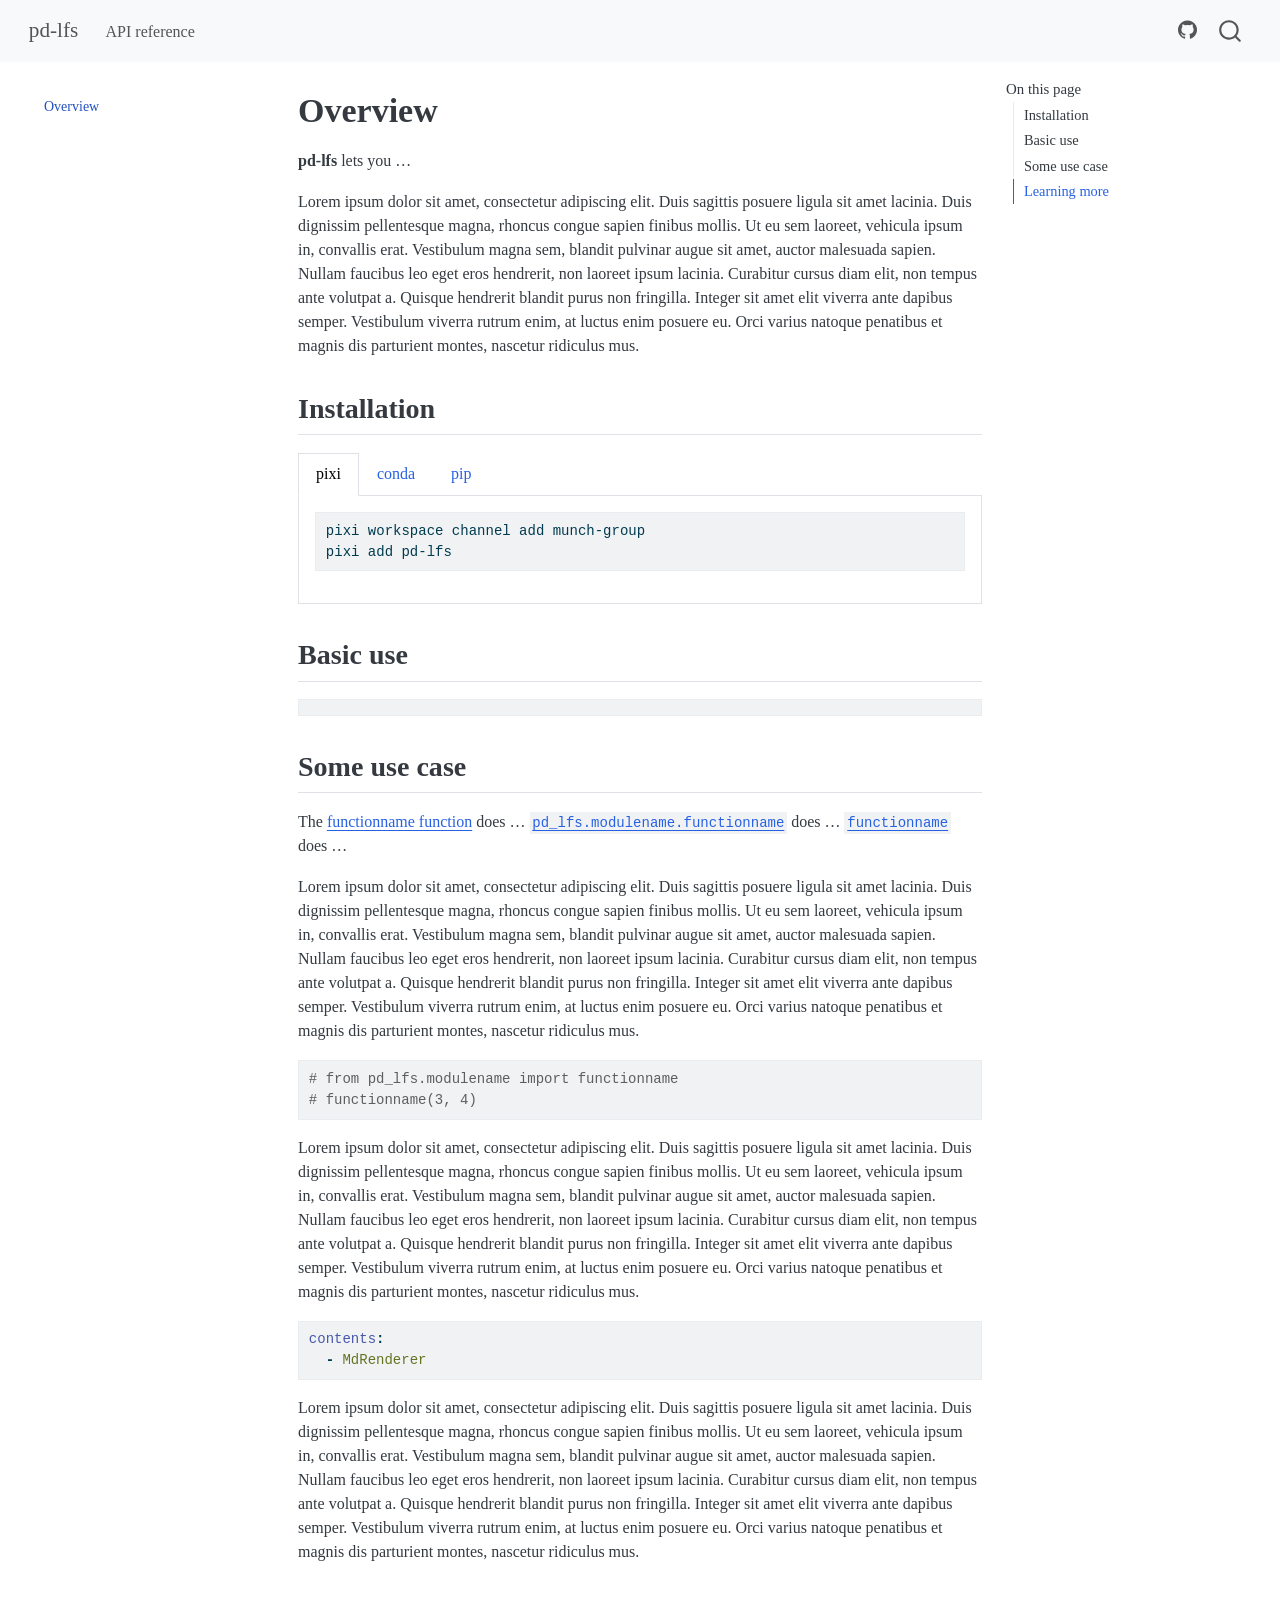
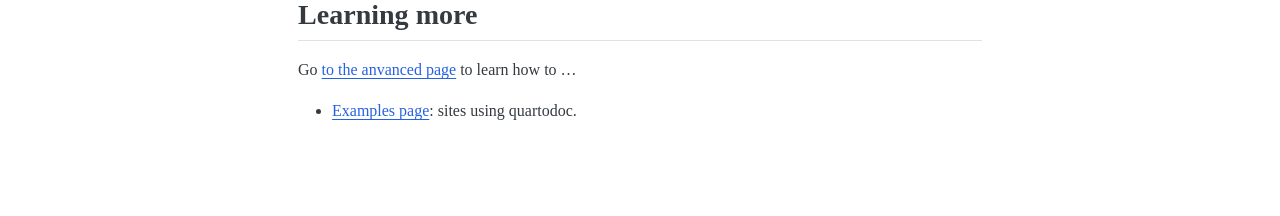
<file: index.html>
<html xmlns="http://www.w3.org/1999/xhtml">
<head>
  <title>Redirect</title>
  <script type="text/javascript">
    var redirects = {"":"pages/overview.html"};
    var hash = window.location.hash.startsWith('#') ? window.location.hash.slice(1) : window.location.hash;
    var redirect = redirects[hash] || redirects[""] || "/";
    window.document.title = 'Redirect to  ' +  redirect;
    if (!redirects[hash]) {
      redirect = redirect + window.location.hash;
    }
    redirect = redirect + window.location.search;
    window.location.replace(redirect);
  </script>
</head>
<body>
</body>
</html>
</file>
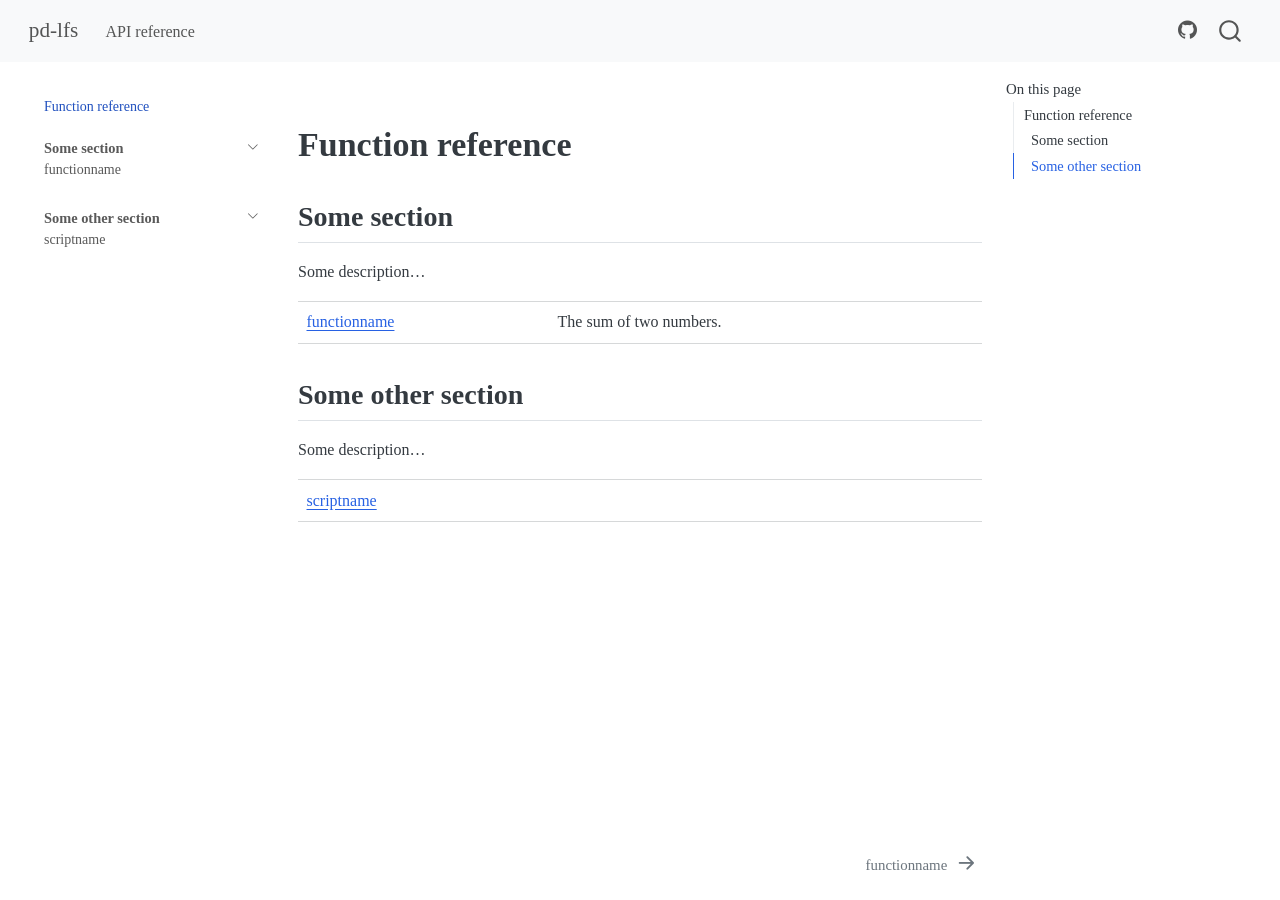
<file: api/index.html>
<!DOCTYPE html>
<html xmlns="http://www.w3.org/1999/xhtml" lang="en" xml:lang="en"><head>

<meta charset="utf-8">
<meta name="generator" content="quarto-1.9.37">

<meta name="viewport" content="width=device-width, initial-scale=1.0, user-scalable=yes">


<title>index – pd-lfs</title>
<style>
/* Default styles provided by pandoc.
** See https://pandoc.org/MANUAL.html#variables-for-html for config info.
*/
code{white-space: pre-wrap;}
span.smallcaps{font-variant: small-caps;}
div.columns{display: flex; gap: min(4vw, 1.5em);}
div.column{flex: auto; overflow-x: auto;}
div.hanging-indent{margin-left: 1.5em; text-indent: -1.5em;}
ul.task-list{list-style: none;}
ul.task-list li input[type="checkbox"] {
  width: 0.8em;
  margin: 0 0.8em 0.2em -1em; /* quarto-specific, see https://github.com/quarto-dev/quarto-cli/issues/4556 */ 
  vertical-align: middle;
}
</style>


<script src="../site_libs/quarto-nav/quarto-nav.js"></script>
<script src="../site_libs/quarto-nav/headroom.min.js"></script>
<script src="../site_libs/clipboard/clipboard.min.js"></script>
<script src="../site_libs/quarto-search/autocomplete.umd.js"></script>
<script src="../site_libs/quarto-search/fuse.min.js"></script>
<script src="../site_libs/quarto-search/quarto-search.js"></script>
<meta name="quarto:offset" content="../">
<link href="../api/functionname.html" rel="next">
<script src="../site_libs/quarto-html/quarto.js" type="module"></script>
<script src="../site_libs/quarto-html/tabsets/tabsets.js" type="module"></script>
<script src="../site_libs/quarto-html/popper.min.js"></script>
<script src="../site_libs/quarto-html/tippy.umd.min.js"></script>
<script src="../site_libs/quarto-html/anchor.min.js"></script>
<link href="../site_libs/quarto-html/tippy.css" rel="stylesheet">
<link href="../site_libs/quarto-html/quarto-syntax-highlighting-7f8f88aac4f3542376d5c11b86a4c14d.css" rel="stylesheet" id="quarto-text-highlighting-styles">
<script src="../site_libs/bootstrap/bootstrap.min.js"></script>
<link href="../site_libs/bootstrap/bootstrap-icons.css" rel="stylesheet">
<link href="../site_libs/bootstrap/bootstrap-4897d45d2f75ed4f519693be625836c5.min.css" rel="stylesheet" append-hash="true" id="quarto-bootstrap" data-mode="light">
<script id="quarto-search-options" type="application/json">{
  "location": "navbar",
  "copy-button": false,
  "collapse-after": 3,
  "panel-placement": "end",
  "type": "overlay",
  "limit": 50,
  "keyboard-shortcut": [
    "f",
    "/",
    "s"
  ],
  "show-item-context": false,
  "language": {
    "search-no-results-text": "No results",
    "search-matching-documents-text": "matching documents",
    "search-copy-link-title": "Copy link to search",
    "search-hide-matches-text": "Hide additional matches",
    "search-more-match-text": "more match in this document",
    "search-more-matches-text": "more matches in this document",
    "search-clear-button-title": "Clear",
    "search-text-placeholder": "",
    "search-detached-cancel-button-title": "Cancel",
    "search-submit-button-title": "Submit",
    "search-label": "Search"
  }
}</script>


<link rel="stylesheet" href="../api/_styles-quartodoc.css">
<link rel="stylesheet" href="../styles.css">
</head>

<body class="nav-sidebar floating nav-fixed quarto-light">

<div id="quarto-search-results"></div>
  <header id="quarto-header" class="headroom fixed-top">
    <nav class="navbar navbar-expand-lg " data-bs-theme="dark">
      <div class="navbar-container container-fluid">
      <div class="navbar-brand-container mx-auto">
    <a class="navbar-brand" href="../index.html">
    <span class="navbar-title">pd-lfs</span>
    </a>
  </div>
            <div id="quarto-search" class="" title="Search"></div>
          <button class="navbar-toggler" type="button" data-bs-toggle="collapse" data-bs-target="#navbarCollapse" aria-controls="navbarCollapse" role="menu" aria-expanded="false" aria-label="Toggle navigation" onclick="if (window.quartoToggleHeadroom) { window.quartoToggleHeadroom(); }">
  <span class="navbar-toggler-icon"></span>
</button>
          <div class="collapse navbar-collapse" id="navbarCollapse">
            <ul class="navbar-nav navbar-nav-scroll me-auto">
  <li class="nav-item">
    <a class="nav-link" href="../api/"> 
<span class="menu-text">API reference</span></a>
  </li>  
</ul>
            <ul class="navbar-nav navbar-nav-scroll ms-auto">
  <li class="nav-item compact">
    <a class="nav-link" href="https://github.com/munch-group/pd-lfs/"> <i class="bi bi-github" role="img">
</i> 
<span class="menu-text"></span></a>
  </li>  
</ul>
          </div> <!-- /navcollapse -->
            <div class="quarto-navbar-tools">
</div>
      </div> <!-- /container-fluid -->
    </nav>
  <nav class="quarto-secondary-nav">
    <div class="container-fluid d-flex">
      <button type="button" class="quarto-btn-toggle btn" data-bs-toggle="collapse" role="button" data-bs-target=".quarto-sidebar-collapse-item" aria-controls="quarto-sidebar" aria-expanded="false" aria-label="Toggle sidebar navigation" onclick="if (window.quartoToggleHeadroom) { window.quartoToggleHeadroom(); }">
        <i class="bi bi-layout-text-sidebar-reverse"></i>
      </button>
        <nav class="quarto-page-breadcrumbs" aria-label="breadcrumb"><ol class="breadcrumb"><li class="breadcrumb-item"><a href="../api/index.html">Function reference</a></li></ol></nav>
        <a class="flex-grow-1" role="navigation" data-bs-toggle="collapse" data-bs-target=".quarto-sidebar-collapse-item" aria-controls="quarto-sidebar" aria-expanded="false" aria-label="Toggle sidebar navigation" onclick="if (window.quartoToggleHeadroom) { window.quartoToggleHeadroom(); }">      
        </a>
    </div>
  </nav>
</header>
<!-- content -->
<div id="quarto-content" class="quarto-container page-columns page-rows-contents page-layout-article page-navbar">
<!-- sidebar -->
  <nav id="quarto-sidebar" class="sidebar collapse collapse-horizontal quarto-sidebar-collapse-item sidebar-navigation floating overflow-auto">
    <div class="sidebar-menu-container"> 
    <ul class="list-unstyled mt-1">
        <li class="sidebar-item">
  <div class="sidebar-item-container"> 
  <a href="../api/index.html" class="sidebar-item-text sidebar-link active">
 <span class="menu-text">Function reference</span></a>
  </div>
</li>
        <li class="sidebar-item sidebar-item-section">
      <div class="sidebar-item-container"> 
            <a class="sidebar-item-text sidebar-link text-start" data-bs-toggle="collapse" data-bs-target="#quarto-sidebar-section-1" role="navigation" aria-expanded="true">
 <span class="menu-text">Some section</span></a>
          <a class="sidebar-item-toggle text-start" data-bs-toggle="collapse" data-bs-target="#quarto-sidebar-section-1" role="navigation" aria-expanded="true" aria-label="Toggle section">
            <i class="bi bi-chevron-right ms-2"></i>
          </a> 
      </div>
      <ul id="quarto-sidebar-section-1" class="collapse list-unstyled sidebar-section depth1 show">  
          <li class="sidebar-item">
  <div class="sidebar-item-container"> 
  <a href="../api/functionname.html" class="sidebar-item-text sidebar-link">
 <span class="menu-text">functionname</span></a>
  </div>
</li>
      </ul>
  </li>
        <li class="sidebar-item sidebar-item-section">
      <div class="sidebar-item-container"> 
            <a class="sidebar-item-text sidebar-link text-start" data-bs-toggle="collapse" data-bs-target="#quarto-sidebar-section-2" role="navigation" aria-expanded="true">
 <span class="menu-text">Some other section</span></a>
          <a class="sidebar-item-toggle text-start" data-bs-toggle="collapse" data-bs-target="#quarto-sidebar-section-2" role="navigation" aria-expanded="true" aria-label="Toggle section">
            <i class="bi bi-chevron-right ms-2"></i>
          </a> 
      </div>
      <ul id="quarto-sidebar-section-2" class="collapse list-unstyled sidebar-section depth1 show">  
          <li class="sidebar-item">
  <div class="sidebar-item-container"> 
  <a href="../api/scriptname.html" class="sidebar-item-text sidebar-link">
 <span class="menu-text">scriptname</span></a>
  </div>
</li>
      </ul>
  </li>
    </ul>
    </div>
</nav>
<div id="quarto-sidebar-glass" class="quarto-sidebar-collapse-item" data-bs-toggle="collapse" data-bs-target=".quarto-sidebar-collapse-item"></div>
<!-- margin-sidebar -->
    <div id="quarto-margin-sidebar" class="sidebar margin-sidebar">
        <nav id="TOC" role="doc-toc" class="toc-active">
    <h2 id="toc-title">On this page</h2>
   
  <ul>
  <li><a href="#function-reference" id="toc-function-reference" class="nav-link active" data-scroll-target="#function-reference">Function reference</a>
  <ul class="collapse">
  <li><a href="#some-section" id="toc-some-section" class="nav-link" data-scroll-target="#some-section">Some section</a></li>
  <li><a href="#some-other-section" id="toc-some-other-section" class="nav-link" data-scroll-target="#some-other-section">Some other section</a></li>
  </ul></li>
  </ul>
</nav>
    </div>
<!-- main -->
<main class="content" id="quarto-document-content"><header id="title-block-header" class="quarto-title-block"></header>




<section id="function-reference" class="level1 doc doc-index">
<h1 class="doc doc-index">Function reference</h1>
<section id="some-section" class="level2">
<h2 class="anchored" data-anchor-id="some-section">Some section</h2>
<p>Some description…</p>
<table class="caption-top table">
<tbody>
<tr class="odd">
<td><a href="../api/functionname.html#pd_lfs.modulename.functionname">functionname</a></td>
<td>The sum of two numbers.</td>
</tr>
</tbody>
</table>
</section>
<section id="some-other-section" class="level2">
<h2 class="anchored" data-anchor-id="some-other-section">Some other section</h2>
<p>Some description…</p>
<table class="caption-top table">
<tbody>
<tr class="odd">
<td><a href="../api/scriptname.html#pd_lfs.modulename.scriptname">scriptname</a></td>
<td></td>
</tr>
</tbody>
</table>


</section>
</section>

</main> <!-- /main -->
<script id="quarto-html-after-body" type="application/javascript">
  window.document.addEventListener("DOMContentLoaded", function (event) {
    const icon = "";
    const anchorJS = new window.AnchorJS();
    anchorJS.options = {
      placement: 'right',
      icon: icon
    };
    anchorJS.add('.anchored');
    const isCodeAnnotation = (el) => {
      for (const clz of el.classList) {
        if (clz.startsWith('code-annotation-')) {                     
          return true;
        }
      }
      return false;
    }
    const onCopySuccess = function(e) {
      // button target
      const button = e.trigger;
      // don't keep focus
      button.blur();
      // flash "checked"
      button.classList.add('code-copy-button-checked');
      var currentTitle = button.getAttribute("title");
      button.setAttribute("title", "Copied!");
      let tooltip;
      if (window.bootstrap) {
        button.setAttribute("data-bs-toggle", "tooltip");
        button.setAttribute("data-bs-placement", "left");
        button.setAttribute("data-bs-title", "Copied!");
        tooltip = new bootstrap.Tooltip(button, 
          { trigger: "manual", 
            customClass: "code-copy-button-tooltip",
            offset: [0, -8]});
        tooltip.show();    
      }
      setTimeout(function() {
        if (tooltip) {
          tooltip.hide();
          button.removeAttribute("data-bs-title");
          button.removeAttribute("data-bs-toggle");
          button.removeAttribute("data-bs-placement");
        }
        button.setAttribute("title", currentTitle);
        button.classList.remove('code-copy-button-checked');
      }, 1000);
      // clear code selection
      e.clearSelection();
    }
    const getTextToCopy = function(trigger) {
      const outerScaffold = trigger.parentElement.cloneNode(true);
      const codeEl = outerScaffold.querySelector('code');
      for (const childEl of codeEl.children) {
        if (isCodeAnnotation(childEl)) {
          childEl.remove();
        }
      }
      return codeEl.innerText;
    }
    const clipboard = new window.ClipboardJS('.code-copy-button:not([data-in-quarto-modal])', {
      text: getTextToCopy
    });
    clipboard.on('success', onCopySuccess);
    if (window.document.getElementById('quarto-embedded-source-code-modal')) {
      const clipboardModal = new window.ClipboardJS('.code-copy-button[data-in-quarto-modal]', {
        text: getTextToCopy,
        container: window.document.getElementById('quarto-embedded-source-code-modal')
      });
      clipboardModal.on('success', onCopySuccess);
    }
      var localhostRegex = new RegExp(/^(?:http|https):\/\/localhost\:?[0-9]*\//);
      var mailtoRegex = new RegExp(/^mailto:/);
        var filterRegex = new RegExp("https:\/\/munch-group\.github\.io\/pd-lfs\/");
      var isInternal = (href) => {
          return filterRegex.test(href) || localhostRegex.test(href) || mailtoRegex.test(href);
      }
      // Inspect non-navigation links and adorn them if external
     var links = window.document.querySelectorAll('a[href]:not(.nav-link):not(.navbar-brand):not(.toc-action):not(.sidebar-link):not(.sidebar-item-toggle):not(.pagination-link):not(.no-external):not([aria-hidden]):not(.dropdown-item):not(.quarto-navigation-tool):not(.about-link)');
      for (var i=0; i<links.length; i++) {
        const link = links[i];
        if (!isInternal(link.href)) {
          // undo the damage that might have been done by quarto-nav.js in the case of
          // links that we want to consider external
          if (link.dataset.originalHref !== undefined) {
            link.href = link.dataset.originalHref;
          }
        }
      }
    function tippyHover(el, contentFn, onTriggerFn, onUntriggerFn) {
      const config = {
        allowHTML: true,
        maxWidth: 500,
        delay: 100,
        arrow: false,
        appendTo: function(el) {
            return el.parentElement;
        },
        interactive: true,
        interactiveBorder: 10,
        theme: 'quarto',
        placement: 'bottom-start',
      };
      if (contentFn) {
        config.content = contentFn;
      }
      if (onTriggerFn) {
        config.onTrigger = onTriggerFn;
      }
      if (onUntriggerFn) {
        config.onUntrigger = onUntriggerFn;
      }
      window.tippy(el, config); 
    }
    const noterefs = window.document.querySelectorAll('a[role="doc-noteref"]');
    for (var i=0; i<noterefs.length; i++) {
      const ref = noterefs[i];
      tippyHover(ref, function() {
        // use id or data attribute instead here
        let href = ref.getAttribute('data-footnote-href') || ref.getAttribute('href');
        try { href = new URL(href).hash; } catch {}
        const id = href.replace(/^#\/?/, "");
        const note = window.document.getElementById(id);
        if (note) {
          return note.innerHTML;
        } else {
          return "";
        }
      });
    }
    const xrefs = window.document.querySelectorAll('a.quarto-xref');
    const processXRef = (id, note) => {
      // Strip column container classes
      const stripColumnClz = (el) => {
        el.classList.remove("page-full", "page-columns");
        if (el.children) {
          for (const child of el.children) {
            stripColumnClz(child);
          }
        }
      }
      stripColumnClz(note)
      if (id === null || id.startsWith('sec-')) {
        // Special case sections, only their first couple elements
        const container = document.createElement("div");
        if (note.children && note.children.length > 2) {
          container.appendChild(note.children[0].cloneNode(true));
          for (let i = 1; i < note.children.length; i++) {
            const child = note.children[i];
            if (child.tagName === "P" && child.innerText === "") {
              continue;
            } else {
              container.appendChild(child.cloneNode(true));
              break;
            }
          }
          if (window.Quarto?.typesetMath) {
            window.Quarto.typesetMath(container);
          }
          return container.innerHTML
        } else {
          if (window.Quarto?.typesetMath) {
            window.Quarto.typesetMath(note);
          }
          return note.innerHTML;
        }
      } else {
        // Remove any anchor links if they are present
        const anchorLink = note.querySelector('a.anchorjs-link');
        if (anchorLink) {
          anchorLink.remove();
        }
        if (window.Quarto?.typesetMath) {
          window.Quarto.typesetMath(note);
        }
        if (note.classList.contains("callout")) {
          return note.outerHTML;
        } else {
          return note.innerHTML;
        }
      }
    }
    for (var i=0; i<xrefs.length; i++) {
      const xref = xrefs[i];
      tippyHover(xref, undefined, function(instance) {
        instance.disable();
        let url = xref.getAttribute('href');
        let hash = undefined; 
        if (url.startsWith('#')) {
          hash = url;
        } else {
          try { hash = new URL(url).hash; } catch {}
        }
        if (hash) {
          const id = hash.replace(/^#\/?/, "");
          const note = window.document.getElementById(id);
          if (note !== null) {
            try {
              const html = processXRef(id, note.cloneNode(true));
              instance.setContent(html);
            } finally {
              instance.enable();
              instance.show();
            }
          } else {
            // See if we can fetch this
            fetch(url.split('#')[0])
            .then(res => res.text())
            .then(html => {
              const parser = new DOMParser();
              const htmlDoc = parser.parseFromString(html, "text/html");
              const note = htmlDoc.getElementById(id);
              if (note !== null) {
                const html = processXRef(id, note);
                instance.setContent(html);
              } 
            }).finally(() => {
              instance.enable();
              instance.show();
            });
          }
        } else {
          // See if we can fetch a full url (with no hash to target)
          // This is a special case and we should probably do some content thinning / targeting
          fetch(url)
          .then(res => res.text())
          .then(html => {
            const parser = new DOMParser();
            const htmlDoc = parser.parseFromString(html, "text/html");
            const note = htmlDoc.querySelector('main.content');
            if (note !== null) {
              // This should only happen for chapter cross references
              // (since there is no id in the URL)
              // remove the first header
              if (note.children.length > 0 && note.children[0].tagName === "HEADER") {
                note.children[0].remove();
              }
              const html = processXRef(null, note);
              instance.setContent(html);
            } 
          }).finally(() => {
            instance.enable();
            instance.show();
          });
        }
      }, function(instance) {
      });
    }
        let selectedAnnoteEl;
        const selectorForAnnotation = ( cell, annotation) => {
          let cellAttr = 'data-code-cell="' + cell + '"';
          let lineAttr = 'data-code-annotation="' +  annotation + '"';
          const selector = 'span[' + cellAttr + '][' + lineAttr + ']';
          return selector;
        }
        const selectCodeLines = (annoteEl) => {
          const doc = window.document;
          const targetCell = annoteEl.getAttribute("data-target-cell");
          const targetAnnotation = annoteEl.getAttribute("data-target-annotation");
          const annoteSpan = window.document.querySelector(selectorForAnnotation(targetCell, targetAnnotation));
          const lines = annoteSpan.getAttribute("data-code-lines").split(",");
          const lineIds = lines.map((line) => {
            return targetCell + "-" + line;
          })
          let top = null;
          let height = null;
          let parent = null;
          if (lineIds.length > 0) {
              //compute the position of the single el (top and bottom and make a div)
              const el = window.document.getElementById(lineIds[0]);
              top = el.offsetTop;
              height = el.offsetHeight;
              parent = el.parentElement.parentElement;
            if (lineIds.length > 1) {
              const lastEl = window.document.getElementById(lineIds[lineIds.length - 1]);
              const bottom = lastEl.offsetTop + lastEl.offsetHeight;
              height = bottom - top;
            }
            if (top !== null && height !== null && parent !== null) {
              // cook up a div (if necessary) and position it 
              let div = window.document.getElementById("code-annotation-line-highlight");
              if (div === null) {
                div = window.document.createElement("div");
                div.setAttribute("id", "code-annotation-line-highlight");
                div.style.position = 'absolute';
                parent.appendChild(div);
              }
              div.style.top = top - 2 + "px";
              div.style.height = height + 4 + "px";
              div.style.left = 0;
              let gutterDiv = window.document.getElementById("code-annotation-line-highlight-gutter");
              if (gutterDiv === null) {
                gutterDiv = window.document.createElement("div");
                gutterDiv.setAttribute("id", "code-annotation-line-highlight-gutter");
                gutterDiv.style.position = 'absolute';
                const codeCell = window.document.getElementById(targetCell);
                const gutter = codeCell.querySelector('.code-annotation-gutter');
                gutter.appendChild(gutterDiv);
              }
              gutterDiv.style.top = top - 2 + "px";
              gutterDiv.style.height = height + 4 + "px";
            }
            selectedAnnoteEl = annoteEl;
          }
        };
        const unselectCodeLines = () => {
          const elementsIds = ["code-annotation-line-highlight", "code-annotation-line-highlight-gutter"];
          elementsIds.forEach((elId) => {
            const div = window.document.getElementById(elId);
            if (div) {
              div.remove();
            }
          });
          selectedAnnoteEl = undefined;
        };
          // Handle positioning of the toggle
      window.addEventListener(
        "resize",
        throttle(() => {
          elRect = undefined;
          if (selectedAnnoteEl) {
            selectCodeLines(selectedAnnoteEl);
          }
        }, 10)
      );
      function throttle(fn, ms) {
      let throttle = false;
      let timer;
        return (...args) => {
          if(!throttle) { // first call gets through
              fn.apply(this, args);
              throttle = true;
          } else { // all the others get throttled
              if(timer) clearTimeout(timer); // cancel #2
              timer = setTimeout(() => {
                fn.apply(this, args);
                timer = throttle = false;
              }, ms);
          }
        };
      }
        // Attach click handler to the DT
        const annoteDls = window.document.querySelectorAll('dt[data-target-cell]');
        for (const annoteDlNode of annoteDls) {
          annoteDlNode.addEventListener('click', (event) => {
            const clickedEl = event.target;
            if (clickedEl !== selectedAnnoteEl) {
              unselectCodeLines();
              const activeEl = window.document.querySelector('dt[data-target-cell].code-annotation-active');
              if (activeEl) {
                activeEl.classList.remove('code-annotation-active');
              }
              selectCodeLines(clickedEl);
              clickedEl.classList.add('code-annotation-active');
            } else {
              // Unselect the line
              unselectCodeLines();
              clickedEl.classList.remove('code-annotation-active');
            }
          });
        }
    const findCites = (el) => {
      const parentEl = el.parentElement;
      if (parentEl) {
        const cites = parentEl.dataset.cites;
        if (cites) {
          return {
            el,
            cites: cites.split(' ')
          };
        } else {
          return findCites(el.parentElement)
        }
      } else {
        return undefined;
      }
    };
    var bibliorefs = window.document.querySelectorAll('a[role="doc-biblioref"]');
    for (var i=0; i<bibliorefs.length; i++) {
      const ref = bibliorefs[i];
      const citeInfo = findCites(ref);
      if (citeInfo) {
        tippyHover(citeInfo.el, function() {
          var popup = window.document.createElement('div');
          citeInfo.cites.forEach(function(cite) {
            var citeDiv = window.document.createElement('div');
            citeDiv.classList.add('hanging-indent');
            citeDiv.classList.add('csl-entry');
            var biblioDiv = window.document.getElementById('ref-' + cite);
            if (biblioDiv) {
              citeDiv.innerHTML = biblioDiv.innerHTML;
            }
            popup.appendChild(citeDiv);
          });
          return popup.innerHTML;
        });
      }
    }
  });
  </script>
<nav class="page-navigation">
  <div class="nav-page nav-page-previous">
  </div>
  <div class="nav-page nav-page-next">
      <a href="../api/functionname.html" class="pagination-link" aria-label="functionname">
        <span class="nav-page-text">functionname</span> <i class="bi bi-arrow-right-short"></i>
      </a>
  </div>
</nav>
</div> <!-- /content -->




</body></html>
</file>
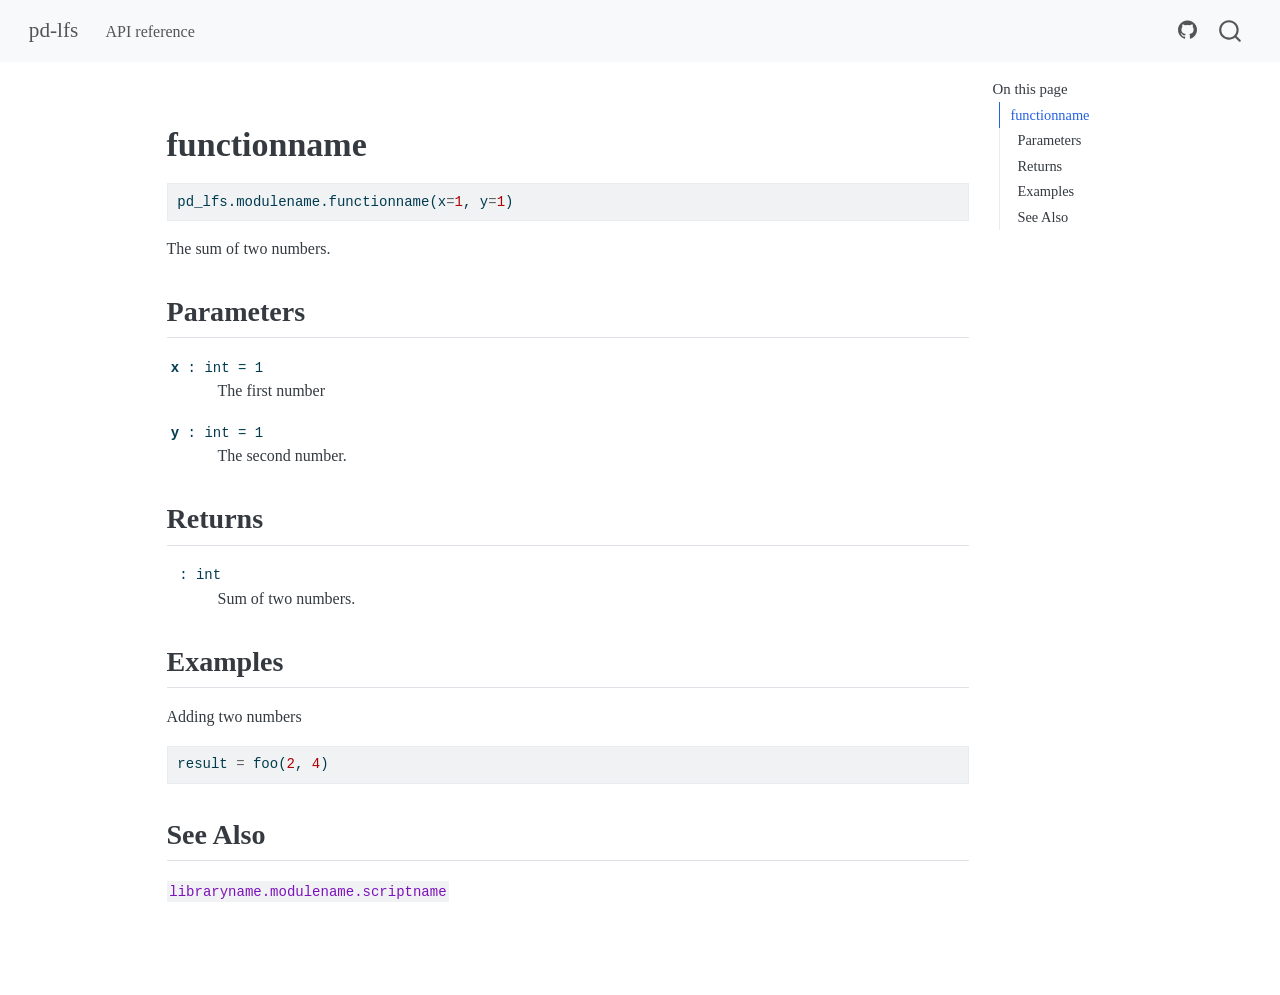
<file: api/functionname.html>
<!DOCTYPE html>
<html xmlns="http://www.w3.org/1999/xhtml" lang="en" xml:lang="en"><head>

<meta charset="utf-8">
<meta name="generator" content="quarto-1.9.37">

<meta name="viewport" content="width=device-width, initial-scale=1.0, user-scalable=yes">


<title>functionname – pd-lfs</title>
<style>
/* Default styles provided by pandoc.
** See https://pandoc.org/MANUAL.html#variables-for-html for config info.
*/
code{white-space: pre-wrap;}
span.smallcaps{font-variant: small-caps;}
div.columns{display: flex; gap: min(4vw, 1.5em);}
div.column{flex: auto; overflow-x: auto;}
div.hanging-indent{margin-left: 1.5em; text-indent: -1.5em;}
ul.task-list{list-style: none;}
ul.task-list li input[type="checkbox"] {
  width: 0.8em;
  margin: 0 0.8em 0.2em -1em; /* quarto-specific, see https://github.com/quarto-dev/quarto-cli/issues/4556 */ 
  vertical-align: middle;
}
/* CSS for syntax highlighting */
html { -webkit-text-size-adjust: 100%; }
pre > code.sourceCode { white-space: pre; position: relative; }
pre > code.sourceCode > span { display: inline-block; line-height: 1.25; }
pre > code.sourceCode > span:empty { height: 1.2em; }
.sourceCode { overflow: visible; }
code.sourceCode > span { color: inherit; text-decoration: inherit; }
div.sourceCode { margin: 1em 0; }
pre.sourceCode { margin: 0; }
@media screen {
div.sourceCode { overflow: auto; }
}
@media print {
pre > code.sourceCode { white-space: pre-wrap; }
pre > code.sourceCode > span { text-indent: -5em; padding-left: 5em; }
}
pre.numberSource code
  { counter-reset: source-line 0; }
pre.numberSource code > span
  { position: relative; left: -4em; counter-increment: source-line; }
pre.numberSource code > span > a:first-child::before
  { content: counter(source-line);
    position: relative; left: -1em; text-align: right; vertical-align: baseline;
    border: none; display: inline-block;
    -webkit-touch-callout: none; -webkit-user-select: none;
    -khtml-user-select: none; -moz-user-select: none;
    -ms-user-select: none; user-select: none;
    padding: 0 4px; width: 4em;
  }
pre.numberSource { margin-left: 3em;  padding-left: 4px; }
div.sourceCode
  {   }
@media screen {
pre > code.sourceCode > span > a:first-child::before { text-decoration: underline; }
}
</style>


<script src="../site_libs/quarto-nav/quarto-nav.js"></script>
<script src="../site_libs/quarto-nav/headroom.min.js"></script>
<script src="../site_libs/clipboard/clipboard.min.js"></script>
<script src="../site_libs/quarto-search/autocomplete.umd.js"></script>
<script src="../site_libs/quarto-search/fuse.min.js"></script>
<script src="../site_libs/quarto-search/quarto-search.js"></script>
<meta name="quarto:offset" content="../">
<script src="../site_libs/quarto-html/quarto.js" type="module"></script>
<script src="../site_libs/quarto-html/tabsets/tabsets.js" type="module"></script>
<script src="../site_libs/quarto-html/popper.min.js"></script>
<script src="../site_libs/quarto-html/tippy.umd.min.js"></script>
<script src="../site_libs/quarto-html/anchor.min.js"></script>
<link href="../site_libs/quarto-html/tippy.css" rel="stylesheet">
<link href="../site_libs/quarto-html/quarto-syntax-highlighting-7f8f88aac4f3542376d5c11b86a4c14d.css" rel="stylesheet" id="quarto-text-highlighting-styles">
<script src="../site_libs/bootstrap/bootstrap.min.js"></script>
<link href="../site_libs/bootstrap/bootstrap-icons.css" rel="stylesheet">
<link href="../site_libs/bootstrap/bootstrap-4897d45d2f75ed4f519693be625836c5.min.css" rel="stylesheet" append-hash="true" id="quarto-bootstrap" data-mode="light">
<script id="quarto-search-options" type="application/json">{
  "location": "navbar",
  "copy-button": false,
  "collapse-after": 3,
  "panel-placement": "end",
  "type": "overlay",
  "limit": 50,
  "keyboard-shortcut": [
    "f",
    "/",
    "s"
  ],
  "show-item-context": false,
  "language": {
    "search-no-results-text": "No results",
    "search-matching-documents-text": "matching documents",
    "search-copy-link-title": "Copy link to search",
    "search-hide-matches-text": "Hide additional matches",
    "search-more-match-text": "more match in this document",
    "search-more-matches-text": "more matches in this document",
    "search-clear-button-title": "Clear",
    "search-text-placeholder": "",
    "search-detached-cancel-button-title": "Cancel",
    "search-submit-button-title": "Submit",
    "search-label": "Search"
  }
}</script>


<link rel="stylesheet" href="../api/_styles-quartodoc.css">
<link rel="stylesheet" href="../styles.css">
</head>

<body class="nav-fixed quarto-light">

<div id="quarto-search-results"></div>
  <header id="quarto-header" class="headroom fixed-top">
    <nav class="navbar navbar-expand-lg " data-bs-theme="dark">
      <div class="navbar-container container-fluid">
      <div class="navbar-brand-container mx-auto">
    <a class="navbar-brand" href="../index.html">
    <span class="navbar-title">pd-lfs</span>
    </a>
  </div>
            <div id="quarto-search" class="" title="Search"></div>
          <button class="navbar-toggler" type="button" data-bs-toggle="collapse" data-bs-target="#navbarCollapse" aria-controls="navbarCollapse" role="menu" aria-expanded="false" aria-label="Toggle navigation" onclick="if (window.quartoToggleHeadroom) { window.quartoToggleHeadroom(); }">
  <span class="navbar-toggler-icon"></span>
</button>
          <div class="collapse navbar-collapse" id="navbarCollapse">
            <ul class="navbar-nav navbar-nav-scroll me-auto">
  <li class="nav-item">
    <a class="nav-link" href="../api/"> 
<span class="menu-text">API reference</span></a>
  </li>  
</ul>
            <ul class="navbar-nav navbar-nav-scroll ms-auto">
  <li class="nav-item compact">
    <a class="nav-link" href="https://github.com/munch-group/pd-lfs/"> <i class="bi bi-github" role="img">
</i> 
<span class="menu-text"></span></a>
  </li>  
</ul>
          </div> <!-- /navcollapse -->
            <div class="quarto-navbar-tools">
</div>
      </div> <!-- /container-fluid -->
    </nav>
</header>
<!-- content -->
<div id="quarto-content" class="quarto-container page-columns page-rows-contents page-layout-article page-navbar">
<!-- sidebar -->
<!-- margin-sidebar -->
    <div id="quarto-margin-sidebar" class="sidebar margin-sidebar">
        <nav id="TOC" role="doc-toc" class="toc-active">
    <h2 id="toc-title">On this page</h2>
   
  <ul>
  <li><a href="#pd_lfs.modulename.functionname" id="toc-pd_lfs.modulename.functionname" class="nav-link active" data-scroll-target="#pd_lfs.modulename.functionname">functionname</a>
  <ul class="collapse">
  <li><a href="#parameters" id="toc-parameters" class="nav-link" data-scroll-target="#parameters">Parameters</a></li>
  <li><a href="#returns" id="toc-returns" class="nav-link" data-scroll-target="#returns">Returns</a></li>
  <li><a href="#examples" id="toc-examples" class="nav-link" data-scroll-target="#examples">Examples</a></li>
  <li><a href="#see-also" id="toc-see-also" class="nav-link" data-scroll-target="#see-also">See Also</a></li>
  </ul></li>
  </ul>
</nav>
    </div>
<!-- main -->
<main class="content" id="quarto-document-content"><header id="title-block-header" class="quarto-title-block"></header>




<section id="pd_lfs.modulename.functionname" class="level1">
<h1>functionname</h1>
<div class="code-copy-outer-scaffold"><div class="sourceCode" id="cb1"><pre class="sourceCode python code-with-copy"><code class="sourceCode python"><span id="cb1-1"><a href="#cb1-1" aria-hidden="true" tabindex="-1"></a>pd_lfs.modulename.functionname(x<span class="op">=</span><span class="dv">1</span>, y<span class="op">=</span><span class="dv">1</span>)</span></code></pre></div><button title="Copy to Clipboard" class="code-copy-button"><i class="bi"></i></button></div>
<p>The sum of two numbers.</p>
<section id="parameters" class="level2 doc-section doc-section-parameters">
<h2 class="doc-section doc-section-parameters anchored" data-anchor-id="parameters">Parameters</h2>
<dl>
<dt><code><span class="parameter-name"><strong>x</strong></span> <span class="parameter-annotation-sep">:</span> <span class="parameter-annotation"><a href="https://docs.python.org/3/library/functions.html#int">int</a></span> <span class="parameter-default-sep">=</span> <span class="parameter-default">1</span></code></dt>
<dd>
<p>The first number</p>
</dd>
<dt><code><span class="parameter-name"><strong>y</strong></span> <span class="parameter-annotation-sep">:</span> <span class="parameter-annotation"><a href="https://docs.python.org/3/library/functions.html#int">int</a></span> <span class="parameter-default-sep">=</span> <span class="parameter-default">1</span></code></dt>
<dd>
<p>The second number.</p>
</dd>
</dl>
</section>
<section id="returns" class="level2 doc-section doc-section-returns">
<h2 class="doc-section doc-section-returns anchored" data-anchor-id="returns">Returns</h2>
<dl>
<dt><code><span class="parameter-name"></span> <span class="parameter-annotation-sep">:</span> <span class="parameter-annotation"><a href="https://docs.python.org/3/library/functions.html#int">int</a></span></code></dt>
<dd>
<p>Sum of two numbers.</p>
</dd>
</dl>
</section>
<section id="examples" class="level2 doc-section doc-section-examples">
<h2 class="doc-section doc-section-examples anchored" data-anchor-id="examples">Examples</h2>
<p>Adding two numbers</p>
<div class="code-copy-outer-scaffold"><div class="sourceCode" id="cb2"><pre class="sourceCode python code-with-copy"><code class="sourceCode python"><span id="cb2-1"><a href="#cb2-1" aria-hidden="true" tabindex="-1"></a>result <span class="op">=</span> foo(<span class="dv">2</span>, <span class="dv">4</span>)</span></code></pre></div><button title="Copy to Clipboard" class="code-copy-button"><i class="bi"></i></button></div>
</section>
<section id="see-also" class="level2 doc-section doc-section-see-also">
<h2 class="doc-section doc-section-see-also anchored" data-anchor-id="see-also">See Also</h2>
<p><code>libraryname.modulename.scriptname</code></p>


</section>
</section>

</main> <!-- /main -->
<script id="quarto-html-after-body" type="application/javascript">
  window.document.addEventListener("DOMContentLoaded", function (event) {
    const icon = "";
    const anchorJS = new window.AnchorJS();
    anchorJS.options = {
      placement: 'right',
      icon: icon
    };
    anchorJS.add('.anchored');
    const isCodeAnnotation = (el) => {
      for (const clz of el.classList) {
        if (clz.startsWith('code-annotation-')) {                     
          return true;
        }
      }
      return false;
    }
    const onCopySuccess = function(e) {
      // button target
      const button = e.trigger;
      // don't keep focus
      button.blur();
      // flash "checked"
      button.classList.add('code-copy-button-checked');
      var currentTitle = button.getAttribute("title");
      button.setAttribute("title", "Copied!");
      let tooltip;
      if (window.bootstrap) {
        button.setAttribute("data-bs-toggle", "tooltip");
        button.setAttribute("data-bs-placement", "left");
        button.setAttribute("data-bs-title", "Copied!");
        tooltip = new bootstrap.Tooltip(button, 
          { trigger: "manual", 
            customClass: "code-copy-button-tooltip",
            offset: [0, -8]});
        tooltip.show();    
      }
      setTimeout(function() {
        if (tooltip) {
          tooltip.hide();
          button.removeAttribute("data-bs-title");
          button.removeAttribute("data-bs-toggle");
          button.removeAttribute("data-bs-placement");
        }
        button.setAttribute("title", currentTitle);
        button.classList.remove('code-copy-button-checked');
      }, 1000);
      // clear code selection
      e.clearSelection();
    }
    const getTextToCopy = function(trigger) {
      const outerScaffold = trigger.parentElement.cloneNode(true);
      const codeEl = outerScaffold.querySelector('code');
      for (const childEl of codeEl.children) {
        if (isCodeAnnotation(childEl)) {
          childEl.remove();
        }
      }
      return codeEl.innerText;
    }
    const clipboard = new window.ClipboardJS('.code-copy-button:not([data-in-quarto-modal])', {
      text: getTextToCopy
    });
    clipboard.on('success', onCopySuccess);
    if (window.document.getElementById('quarto-embedded-source-code-modal')) {
      const clipboardModal = new window.ClipboardJS('.code-copy-button[data-in-quarto-modal]', {
        text: getTextToCopy,
        container: window.document.getElementById('quarto-embedded-source-code-modal')
      });
      clipboardModal.on('success', onCopySuccess);
    }
      var localhostRegex = new RegExp(/^(?:http|https):\/\/localhost\:?[0-9]*\//);
      var mailtoRegex = new RegExp(/^mailto:/);
        var filterRegex = new RegExp("https:\/\/munch-group\.github\.io\/pd-lfs\/");
      var isInternal = (href) => {
          return filterRegex.test(href) || localhostRegex.test(href) || mailtoRegex.test(href);
      }
      // Inspect non-navigation links and adorn them if external
     var links = window.document.querySelectorAll('a[href]:not(.nav-link):not(.navbar-brand):not(.toc-action):not(.sidebar-link):not(.sidebar-item-toggle):not(.pagination-link):not(.no-external):not([aria-hidden]):not(.dropdown-item):not(.quarto-navigation-tool):not(.about-link)');
      for (var i=0; i<links.length; i++) {
        const link = links[i];
        if (!isInternal(link.href)) {
          // undo the damage that might have been done by quarto-nav.js in the case of
          // links that we want to consider external
          if (link.dataset.originalHref !== undefined) {
            link.href = link.dataset.originalHref;
          }
        }
      }
    function tippyHover(el, contentFn, onTriggerFn, onUntriggerFn) {
      const config = {
        allowHTML: true,
        maxWidth: 500,
        delay: 100,
        arrow: false,
        appendTo: function(el) {
            return el.parentElement;
        },
        interactive: true,
        interactiveBorder: 10,
        theme: 'quarto',
        placement: 'bottom-start',
      };
      if (contentFn) {
        config.content = contentFn;
      }
      if (onTriggerFn) {
        config.onTrigger = onTriggerFn;
      }
      if (onUntriggerFn) {
        config.onUntrigger = onUntriggerFn;
      }
      window.tippy(el, config); 
    }
    const noterefs = window.document.querySelectorAll('a[role="doc-noteref"]');
    for (var i=0; i<noterefs.length; i++) {
      const ref = noterefs[i];
      tippyHover(ref, function() {
        // use id or data attribute instead here
        let href = ref.getAttribute('data-footnote-href') || ref.getAttribute('href');
        try { href = new URL(href).hash; } catch {}
        const id = href.replace(/^#\/?/, "");
        const note = window.document.getElementById(id);
        if (note) {
          return note.innerHTML;
        } else {
          return "";
        }
      });
    }
    const xrefs = window.document.querySelectorAll('a.quarto-xref');
    const processXRef = (id, note) => {
      // Strip column container classes
      const stripColumnClz = (el) => {
        el.classList.remove("page-full", "page-columns");
        if (el.children) {
          for (const child of el.children) {
            stripColumnClz(child);
          }
        }
      }
      stripColumnClz(note)
      if (id === null || id.startsWith('sec-')) {
        // Special case sections, only their first couple elements
        const container = document.createElement("div");
        if (note.children && note.children.length > 2) {
          container.appendChild(note.children[0].cloneNode(true));
          for (let i = 1; i < note.children.length; i++) {
            const child = note.children[i];
            if (child.tagName === "P" && child.innerText === "") {
              continue;
            } else {
              container.appendChild(child.cloneNode(true));
              break;
            }
          }
          if (window.Quarto?.typesetMath) {
            window.Quarto.typesetMath(container);
          }
          return container.innerHTML
        } else {
          if (window.Quarto?.typesetMath) {
            window.Quarto.typesetMath(note);
          }
          return note.innerHTML;
        }
      } else {
        // Remove any anchor links if they are present
        const anchorLink = note.querySelector('a.anchorjs-link');
        if (anchorLink) {
          anchorLink.remove();
        }
        if (window.Quarto?.typesetMath) {
          window.Quarto.typesetMath(note);
        }
        if (note.classList.contains("callout")) {
          return note.outerHTML;
        } else {
          return note.innerHTML;
        }
      }
    }
    for (var i=0; i<xrefs.length; i++) {
      const xref = xrefs[i];
      tippyHover(xref, undefined, function(instance) {
        instance.disable();
        let url = xref.getAttribute('href');
        let hash = undefined; 
        if (url.startsWith('#')) {
          hash = url;
        } else {
          try { hash = new URL(url).hash; } catch {}
        }
        if (hash) {
          const id = hash.replace(/^#\/?/, "");
          const note = window.document.getElementById(id);
          if (note !== null) {
            try {
              const html = processXRef(id, note.cloneNode(true));
              instance.setContent(html);
            } finally {
              instance.enable();
              instance.show();
            }
          } else {
            // See if we can fetch this
            fetch(url.split('#')[0])
            .then(res => res.text())
            .then(html => {
              const parser = new DOMParser();
              const htmlDoc = parser.parseFromString(html, "text/html");
              const note = htmlDoc.getElementById(id);
              if (note !== null) {
                const html = processXRef(id, note);
                instance.setContent(html);
              } 
            }).finally(() => {
              instance.enable();
              instance.show();
            });
          }
        } else {
          // See if we can fetch a full url (with no hash to target)
          // This is a special case and we should probably do some content thinning / targeting
          fetch(url)
          .then(res => res.text())
          .then(html => {
            const parser = new DOMParser();
            const htmlDoc = parser.parseFromString(html, "text/html");
            const note = htmlDoc.querySelector('main.content');
            if (note !== null) {
              // This should only happen for chapter cross references
              // (since there is no id in the URL)
              // remove the first header
              if (note.children.length > 0 && note.children[0].tagName === "HEADER") {
                note.children[0].remove();
              }
              const html = processXRef(null, note);
              instance.setContent(html);
            } 
          }).finally(() => {
            instance.enable();
            instance.show();
          });
        }
      }, function(instance) {
      });
    }
        let selectedAnnoteEl;
        const selectorForAnnotation = ( cell, annotation) => {
          let cellAttr = 'data-code-cell="' + cell + '"';
          let lineAttr = 'data-code-annotation="' +  annotation + '"';
          const selector = 'span[' + cellAttr + '][' + lineAttr + ']';
          return selector;
        }
        const selectCodeLines = (annoteEl) => {
          const doc = window.document;
          const targetCell = annoteEl.getAttribute("data-target-cell");
          const targetAnnotation = annoteEl.getAttribute("data-target-annotation");
          const annoteSpan = window.document.querySelector(selectorForAnnotation(targetCell, targetAnnotation));
          const lines = annoteSpan.getAttribute("data-code-lines").split(",");
          const lineIds = lines.map((line) => {
            return targetCell + "-" + line;
          })
          let top = null;
          let height = null;
          let parent = null;
          if (lineIds.length > 0) {
              //compute the position of the single el (top and bottom and make a div)
              const el = window.document.getElementById(lineIds[0]);
              top = el.offsetTop;
              height = el.offsetHeight;
              parent = el.parentElement.parentElement;
            if (lineIds.length > 1) {
              const lastEl = window.document.getElementById(lineIds[lineIds.length - 1]);
              const bottom = lastEl.offsetTop + lastEl.offsetHeight;
              height = bottom - top;
            }
            if (top !== null && height !== null && parent !== null) {
              // cook up a div (if necessary) and position it 
              let div = window.document.getElementById("code-annotation-line-highlight");
              if (div === null) {
                div = window.document.createElement("div");
                div.setAttribute("id", "code-annotation-line-highlight");
                div.style.position = 'absolute';
                parent.appendChild(div);
              }
              div.style.top = top - 2 + "px";
              div.style.height = height + 4 + "px";
              div.style.left = 0;
              let gutterDiv = window.document.getElementById("code-annotation-line-highlight-gutter");
              if (gutterDiv === null) {
                gutterDiv = window.document.createElement("div");
                gutterDiv.setAttribute("id", "code-annotation-line-highlight-gutter");
                gutterDiv.style.position = 'absolute';
                const codeCell = window.document.getElementById(targetCell);
                const gutter = codeCell.querySelector('.code-annotation-gutter');
                gutter.appendChild(gutterDiv);
              }
              gutterDiv.style.top = top - 2 + "px";
              gutterDiv.style.height = height + 4 + "px";
            }
            selectedAnnoteEl = annoteEl;
          }
        };
        const unselectCodeLines = () => {
          const elementsIds = ["code-annotation-line-highlight", "code-annotation-line-highlight-gutter"];
          elementsIds.forEach((elId) => {
            const div = window.document.getElementById(elId);
            if (div) {
              div.remove();
            }
          });
          selectedAnnoteEl = undefined;
        };
          // Handle positioning of the toggle
      window.addEventListener(
        "resize",
        throttle(() => {
          elRect = undefined;
          if (selectedAnnoteEl) {
            selectCodeLines(selectedAnnoteEl);
          }
        }, 10)
      );
      function throttle(fn, ms) {
      let throttle = false;
      let timer;
        return (...args) => {
          if(!throttle) { // first call gets through
              fn.apply(this, args);
              throttle = true;
          } else { // all the others get throttled
              if(timer) clearTimeout(timer); // cancel #2
              timer = setTimeout(() => {
                fn.apply(this, args);
                timer = throttle = false;
              }, ms);
          }
        };
      }
        // Attach click handler to the DT
        const annoteDls = window.document.querySelectorAll('dt[data-target-cell]');
        for (const annoteDlNode of annoteDls) {
          annoteDlNode.addEventListener('click', (event) => {
            const clickedEl = event.target;
            if (clickedEl !== selectedAnnoteEl) {
              unselectCodeLines();
              const activeEl = window.document.querySelector('dt[data-target-cell].code-annotation-active');
              if (activeEl) {
                activeEl.classList.remove('code-annotation-active');
              }
              selectCodeLines(clickedEl);
              clickedEl.classList.add('code-annotation-active');
            } else {
              // Unselect the line
              unselectCodeLines();
              clickedEl.classList.remove('code-annotation-active');
            }
          });
        }
    const findCites = (el) => {
      const parentEl = el.parentElement;
      if (parentEl) {
        const cites = parentEl.dataset.cites;
        if (cites) {
          return {
            el,
            cites: cites.split(' ')
          };
        } else {
          return findCites(el.parentElement)
        }
      } else {
        return undefined;
      }
    };
    var bibliorefs = window.document.querySelectorAll('a[role="doc-biblioref"]');
    for (var i=0; i<bibliorefs.length; i++) {
      const ref = bibliorefs[i];
      const citeInfo = findCites(ref);
      if (citeInfo) {
        tippyHover(citeInfo.el, function() {
          var popup = window.document.createElement('div');
          citeInfo.cites.forEach(function(cite) {
            var citeDiv = window.document.createElement('div');
            citeDiv.classList.add('hanging-indent');
            citeDiv.classList.add('csl-entry');
            var biblioDiv = window.document.getElementById('ref-' + cite);
            if (biblioDiv) {
              citeDiv.innerHTML = biblioDiv.innerHTML;
            }
            popup.appendChild(citeDiv);
          });
          return popup.innerHTML;
        });
      }
    }
  });
  </script>
</div> <!-- /content -->




</body></html>
</file>
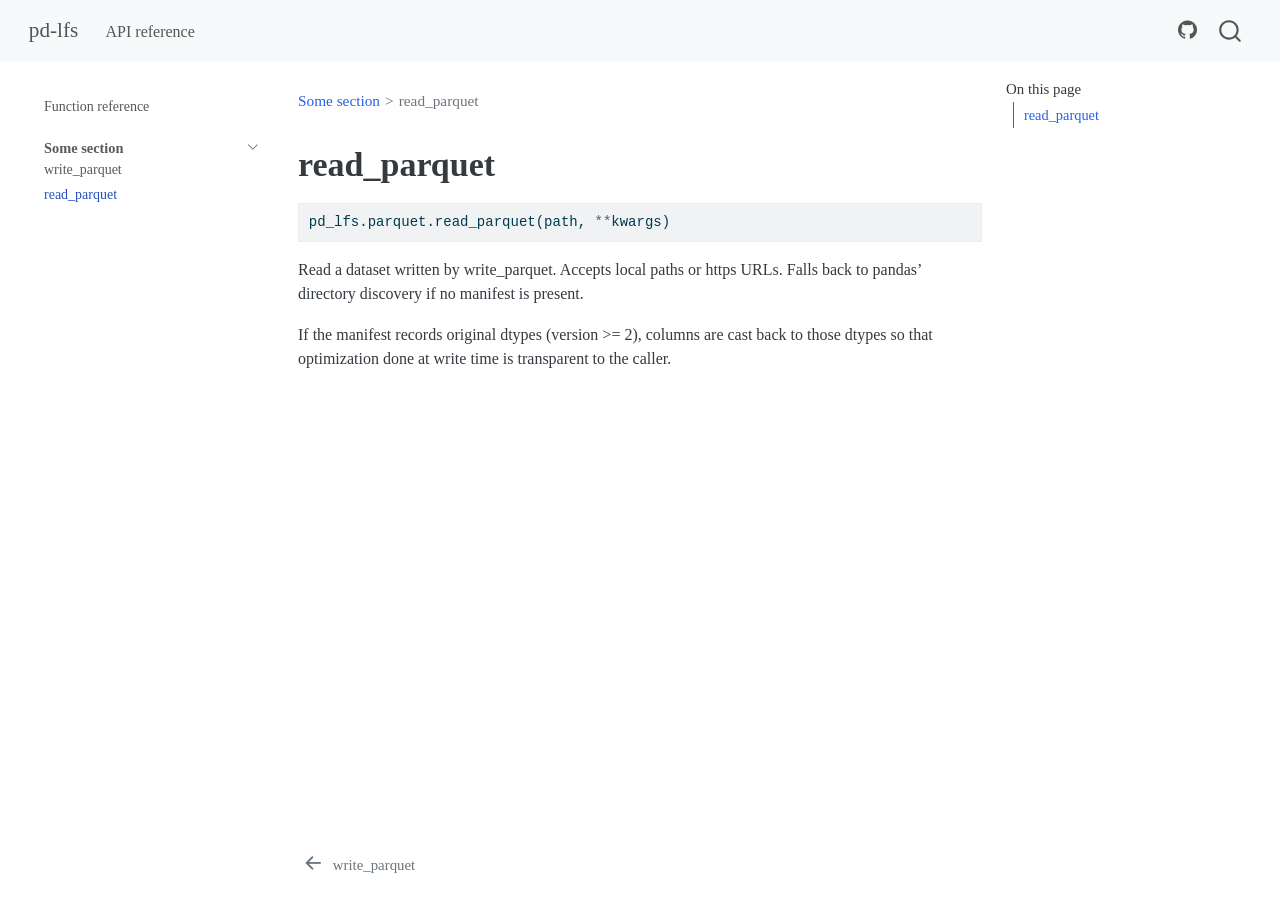
<file: api/read_parquet.html>
<!DOCTYPE html>
<html xmlns="http://www.w3.org/1999/xhtml" lang="en" xml:lang="en"><head>

<meta charset="utf-8">
<meta name="generator" content="quarto-1.9.37">

<meta name="viewport" content="width=device-width, initial-scale=1.0, user-scalable=yes">


<title>read_parquet – pd-lfs</title>
<style>
/* Default styles provided by pandoc.
** See https://pandoc.org/MANUAL.html#variables-for-html for config info.
*/
code{white-space: pre-wrap;}
span.smallcaps{font-variant: small-caps;}
div.columns{display: flex; gap: min(4vw, 1.5em);}
div.column{flex: auto; overflow-x: auto;}
div.hanging-indent{margin-left: 1.5em; text-indent: -1.5em;}
ul.task-list{list-style: none;}
ul.task-list li input[type="checkbox"] {
  width: 0.8em;
  margin: 0 0.8em 0.2em -1em; /* quarto-specific, see https://github.com/quarto-dev/quarto-cli/issues/4556 */ 
  vertical-align: middle;
}
/* CSS for syntax highlighting */
html { -webkit-text-size-adjust: 100%; }
pre > code.sourceCode { white-space: pre; position: relative; }
pre > code.sourceCode > span { display: inline-block; line-height: 1.25; }
pre > code.sourceCode > span:empty { height: 1.2em; }
.sourceCode { overflow: visible; }
code.sourceCode > span { color: inherit; text-decoration: inherit; }
div.sourceCode { margin: 1em 0; }
pre.sourceCode { margin: 0; }
@media screen {
div.sourceCode { overflow: auto; }
}
@media print {
pre > code.sourceCode { white-space: pre-wrap; }
pre > code.sourceCode > span { text-indent: -5em; padding-left: 5em; }
}
pre.numberSource code
  { counter-reset: source-line 0; }
pre.numberSource code > span
  { position: relative; left: -4em; counter-increment: source-line; }
pre.numberSource code > span > a:first-child::before
  { content: counter(source-line);
    position: relative; left: -1em; text-align: right; vertical-align: baseline;
    border: none; display: inline-block;
    -webkit-touch-callout: none; -webkit-user-select: none;
    -khtml-user-select: none; -moz-user-select: none;
    -ms-user-select: none; user-select: none;
    padding: 0 4px; width: 4em;
  }
pre.numberSource { margin-left: 3em;  padding-left: 4px; }
div.sourceCode
  {   }
@media screen {
pre > code.sourceCode > span > a:first-child::before { text-decoration: underline; }
}
</style>


<script src="../site_libs/quarto-nav/quarto-nav.js"></script>
<script src="../site_libs/quarto-nav/headroom.min.js"></script>
<script src="../site_libs/clipboard/clipboard.min.js"></script>
<script src="../site_libs/quarto-search/autocomplete.umd.js"></script>
<script src="../site_libs/quarto-search/fuse.min.js"></script>
<script src="../site_libs/quarto-search/quarto-search.js"></script>
<meta name="quarto:offset" content="../">
<link href="../api/write_parquet.html" rel="prev">
<script src="../site_libs/quarto-html/quarto.js" type="module"></script>
<script src="../site_libs/quarto-html/tabsets/tabsets.js" type="module"></script>
<script src="../site_libs/quarto-html/popper.min.js"></script>
<script src="../site_libs/quarto-html/tippy.umd.min.js"></script>
<script src="../site_libs/quarto-html/anchor.min.js"></script>
<link href="../site_libs/quarto-html/tippy.css" rel="stylesheet">
<link href="../site_libs/quarto-html/quarto-syntax-highlighting-7f8f88aac4f3542376d5c11b86a4c14d.css" rel="stylesheet" id="quarto-text-highlighting-styles">
<script src="../site_libs/bootstrap/bootstrap.min.js"></script>
<link href="../site_libs/bootstrap/bootstrap-icons.css" rel="stylesheet">
<link href="../site_libs/bootstrap/bootstrap-4897d45d2f75ed4f519693be625836c5.min.css" rel="stylesheet" append-hash="true" id="quarto-bootstrap" data-mode="light">
<script id="quarto-search-options" type="application/json">{
  "location": "navbar",
  "copy-button": false,
  "collapse-after": 3,
  "panel-placement": "end",
  "type": "overlay",
  "limit": 50,
  "keyboard-shortcut": [
    "f",
    "/",
    "s"
  ],
  "show-item-context": false,
  "language": {
    "search-no-results-text": "No results",
    "search-matching-documents-text": "matching documents",
    "search-copy-link-title": "Copy link to search",
    "search-hide-matches-text": "Hide additional matches",
    "search-more-match-text": "more match in this document",
    "search-more-matches-text": "more matches in this document",
    "search-clear-button-title": "Clear",
    "search-text-placeholder": "",
    "search-detached-cancel-button-title": "Cancel",
    "search-submit-button-title": "Submit",
    "search-label": "Search"
  }
}</script>


<link rel="stylesheet" href="../api/_styles-quartodoc.css">
<link rel="stylesheet" href="../styles.css">
</head>

<body class="nav-sidebar floating nav-fixed quarto-light">

<div id="quarto-search-results"></div>
  <header id="quarto-header" class="headroom fixed-top">
    <nav class="navbar navbar-expand-lg " data-bs-theme="dark">
      <div class="navbar-container container-fluid">
      <div class="navbar-brand-container mx-auto">
    <a class="navbar-brand" href="../index.html">
    <span class="navbar-title">pd-lfs</span>
    </a>
  </div>
            <div id="quarto-search" class="" title="Search"></div>
          <button class="navbar-toggler" type="button" data-bs-toggle="collapse" data-bs-target="#navbarCollapse" aria-controls="navbarCollapse" role="menu" aria-expanded="false" aria-label="Toggle navigation" onclick="if (window.quartoToggleHeadroom) { window.quartoToggleHeadroom(); }">
  <span class="navbar-toggler-icon"></span>
</button>
          <div class="collapse navbar-collapse" id="navbarCollapse">
            <ul class="navbar-nav navbar-nav-scroll me-auto">
  <li class="nav-item">
    <a class="nav-link" href="../api/"> 
<span class="menu-text">API reference</span></a>
  </li>  
</ul>
            <ul class="navbar-nav navbar-nav-scroll ms-auto">
  <li class="nav-item compact">
    <a class="nav-link" href="https://github.com/munch-group/pd-lfs/"> <i class="bi bi-github" role="img">
</i> 
<span class="menu-text"></span></a>
  </li>  
</ul>
          </div> <!-- /navcollapse -->
            <div class="quarto-navbar-tools">
</div>
      </div> <!-- /container-fluid -->
    </nav>
  <nav class="quarto-secondary-nav">
    <div class="container-fluid d-flex">
      <button type="button" class="quarto-btn-toggle btn" data-bs-toggle="collapse" role="button" data-bs-target=".quarto-sidebar-collapse-item" aria-controls="quarto-sidebar" aria-expanded="false" aria-label="Toggle sidebar navigation" onclick="if (window.quartoToggleHeadroom) { window.quartoToggleHeadroom(); }">
        <i class="bi bi-layout-text-sidebar-reverse"></i>
      </button>
        <nav class="quarto-page-breadcrumbs" aria-label="breadcrumb"><ol class="breadcrumb"><li class="breadcrumb-item"><a href="../api/write_parquet.html">Some section</a></li><li class="breadcrumb-item"><a href="../api/read_parquet.html">read_parquet</a></li></ol></nav>
        <a class="flex-grow-1" role="navigation" data-bs-toggle="collapse" data-bs-target=".quarto-sidebar-collapse-item" aria-controls="quarto-sidebar" aria-expanded="false" aria-label="Toggle sidebar navigation" onclick="if (window.quartoToggleHeadroom) { window.quartoToggleHeadroom(); }">      
        </a>
    </div>
  </nav>
</header>
<!-- content -->
<div id="quarto-content" class="quarto-container page-columns page-rows-contents page-layout-article page-navbar">
<!-- sidebar -->
  <nav id="quarto-sidebar" class="sidebar collapse collapse-horizontal quarto-sidebar-collapse-item sidebar-navigation floating overflow-auto">
    <div class="sidebar-menu-container"> 
    <ul class="list-unstyled mt-1">
        <li class="sidebar-item">
  <div class="sidebar-item-container"> 
  <a href="../api/index.html" class="sidebar-item-text sidebar-link">
 <span class="menu-text">Function reference</span></a>
  </div>
</li>
        <li class="sidebar-item sidebar-item-section">
      <div class="sidebar-item-container"> 
            <a class="sidebar-item-text sidebar-link text-start" data-bs-toggle="collapse" data-bs-target="#quarto-sidebar-section-1" role="navigation" aria-expanded="true">
 <span class="menu-text">Some section</span></a>
          <a class="sidebar-item-toggle text-start" data-bs-toggle="collapse" data-bs-target="#quarto-sidebar-section-1" role="navigation" aria-expanded="true" aria-label="Toggle section">
            <i class="bi bi-chevron-right ms-2"></i>
          </a> 
      </div>
      <ul id="quarto-sidebar-section-1" class="collapse list-unstyled sidebar-section depth1 show">  
          <li class="sidebar-item">
  <div class="sidebar-item-container"> 
  <a href="../api/write_parquet.html" class="sidebar-item-text sidebar-link">
 <span class="menu-text">write_parquet</span></a>
  </div>
</li>
          <li class="sidebar-item">
  <div class="sidebar-item-container"> 
  <a href="../api/read_parquet.html" class="sidebar-item-text sidebar-link active">
 <span class="menu-text">read_parquet</span></a>
  </div>
</li>
      </ul>
  </li>
    </ul>
    </div>
</nav>
<div id="quarto-sidebar-glass" class="quarto-sidebar-collapse-item" data-bs-toggle="collapse" data-bs-target=".quarto-sidebar-collapse-item"></div>
<!-- margin-sidebar -->
    <div id="quarto-margin-sidebar" class="sidebar margin-sidebar">
        <nav id="TOC" role="doc-toc" class="toc-active">
    <h2 id="toc-title">On this page</h2>
   
  <ul>
  <li><a href="#pd_lfs.parquet.read_parquet" id="toc-pd_lfs.parquet.read_parquet" class="nav-link active" data-scroll-target="#pd_lfs.parquet.read_parquet">read_parquet</a></li>
  </ul>
</nav>
    </div>
<!-- main -->
<main class="content" id="quarto-document-content"><header id="title-block-header" class="quarto-title-block"><nav class="quarto-page-breadcrumbs quarto-title-breadcrumbs d-none d-lg-block" aria-label="breadcrumb"><ol class="breadcrumb"><li class="breadcrumb-item"><a href="../api/write_parquet.html">Some section</a></li><li class="breadcrumb-item"><a href="../api/read_parquet.html">read_parquet</a></li></ol></nav></header>




<section id="pd_lfs.parquet.read_parquet" class="level1">
<h1>read_parquet</h1>
<div class="code-copy-outer-scaffold"><div class="sourceCode" id="cb1"><pre class="sourceCode python code-with-copy"><code class="sourceCode python"><span id="cb1-1"><a href="#cb1-1" aria-hidden="true" tabindex="-1"></a>pd_lfs.parquet.read_parquet(path, <span class="op">**</span>kwargs)</span></code></pre></div><button title="Copy to Clipboard" class="code-copy-button"><i class="bi"></i></button></div>
<p>Read a dataset written by write_parquet. Accepts local paths or https URLs. Falls back to pandas’ directory discovery if no manifest is present.</p>
<p>If the manifest records original dtypes (version &gt;= 2), columns are cast back to those dtypes so that optimization done at write time is transparent to the caller.</p>


</section>

</main> <!-- /main -->
<script id="quarto-html-after-body" type="application/javascript">
  window.document.addEventListener("DOMContentLoaded", function (event) {
    const icon = "";
    const anchorJS = new window.AnchorJS();
    anchorJS.options = {
      placement: 'right',
      icon: icon
    };
    anchorJS.add('.anchored');
    const isCodeAnnotation = (el) => {
      for (const clz of el.classList) {
        if (clz.startsWith('code-annotation-')) {                     
          return true;
        }
      }
      return false;
    }
    const onCopySuccess = function(e) {
      // button target
      const button = e.trigger;
      // don't keep focus
      button.blur();
      // flash "checked"
      button.classList.add('code-copy-button-checked');
      var currentTitle = button.getAttribute("title");
      button.setAttribute("title", "Copied!");
      let tooltip;
      if (window.bootstrap) {
        button.setAttribute("data-bs-toggle", "tooltip");
        button.setAttribute("data-bs-placement", "left");
        button.setAttribute("data-bs-title", "Copied!");
        tooltip = new bootstrap.Tooltip(button, 
          { trigger: "manual", 
            customClass: "code-copy-button-tooltip",
            offset: [0, -8]});
        tooltip.show();    
      }
      setTimeout(function() {
        if (tooltip) {
          tooltip.hide();
          button.removeAttribute("data-bs-title");
          button.removeAttribute("data-bs-toggle");
          button.removeAttribute("data-bs-placement");
        }
        button.setAttribute("title", currentTitle);
        button.classList.remove('code-copy-button-checked');
      }, 1000);
      // clear code selection
      e.clearSelection();
    }
    const getTextToCopy = function(trigger) {
      const outerScaffold = trigger.parentElement.cloneNode(true);
      const codeEl = outerScaffold.querySelector('code');
      for (const childEl of codeEl.children) {
        if (isCodeAnnotation(childEl)) {
          childEl.remove();
        }
      }
      return codeEl.innerText;
    }
    const clipboard = new window.ClipboardJS('.code-copy-button:not([data-in-quarto-modal])', {
      text: getTextToCopy
    });
    clipboard.on('success', onCopySuccess);
    if (window.document.getElementById('quarto-embedded-source-code-modal')) {
      const clipboardModal = new window.ClipboardJS('.code-copy-button[data-in-quarto-modal]', {
        text: getTextToCopy,
        container: window.document.getElementById('quarto-embedded-source-code-modal')
      });
      clipboardModal.on('success', onCopySuccess);
    }
      var localhostRegex = new RegExp(/^(?:http|https):\/\/localhost\:?[0-9]*\//);
      var mailtoRegex = new RegExp(/^mailto:/);
        var filterRegex = new RegExp("https:\/\/munch-group\.github\.io\/pd-lfs\/");
      var isInternal = (href) => {
          return filterRegex.test(href) || localhostRegex.test(href) || mailtoRegex.test(href);
      }
      // Inspect non-navigation links and adorn them if external
     var links = window.document.querySelectorAll('a[href]:not(.nav-link):not(.navbar-brand):not(.toc-action):not(.sidebar-link):not(.sidebar-item-toggle):not(.pagination-link):not(.no-external):not([aria-hidden]):not(.dropdown-item):not(.quarto-navigation-tool):not(.about-link)');
      for (var i=0; i<links.length; i++) {
        const link = links[i];
        if (!isInternal(link.href)) {
          // undo the damage that might have been done by quarto-nav.js in the case of
          // links that we want to consider external
          if (link.dataset.originalHref !== undefined) {
            link.href = link.dataset.originalHref;
          }
        }
      }
    function tippyHover(el, contentFn, onTriggerFn, onUntriggerFn) {
      const config = {
        allowHTML: true,
        maxWidth: 500,
        delay: 100,
        arrow: false,
        appendTo: function(el) {
            return el.parentElement;
        },
        interactive: true,
        interactiveBorder: 10,
        theme: 'quarto',
        placement: 'bottom-start',
      };
      if (contentFn) {
        config.content = contentFn;
      }
      if (onTriggerFn) {
        config.onTrigger = onTriggerFn;
      }
      if (onUntriggerFn) {
        config.onUntrigger = onUntriggerFn;
      }
      window.tippy(el, config); 
    }
    const noterefs = window.document.querySelectorAll('a[role="doc-noteref"]');
    for (var i=0; i<noterefs.length; i++) {
      const ref = noterefs[i];
      tippyHover(ref, function() {
        // use id or data attribute instead here
        let href = ref.getAttribute('data-footnote-href') || ref.getAttribute('href');
        try { href = new URL(href).hash; } catch {}
        const id = href.replace(/^#\/?/, "");
        const note = window.document.getElementById(id);
        if (note) {
          return note.innerHTML;
        } else {
          return "";
        }
      });
    }
    const xrefs = window.document.querySelectorAll('a.quarto-xref');
    const processXRef = (id, note) => {
      // Strip column container classes
      const stripColumnClz = (el) => {
        el.classList.remove("page-full", "page-columns");
        if (el.children) {
          for (const child of el.children) {
            stripColumnClz(child);
          }
        }
      }
      stripColumnClz(note)
      if (id === null || id.startsWith('sec-')) {
        // Special case sections, only their first couple elements
        const container = document.createElement("div");
        if (note.children && note.children.length > 2) {
          container.appendChild(note.children[0].cloneNode(true));
          for (let i = 1; i < note.children.length; i++) {
            const child = note.children[i];
            if (child.tagName === "P" && child.innerText === "") {
              continue;
            } else {
              container.appendChild(child.cloneNode(true));
              break;
            }
          }
          if (window.Quarto?.typesetMath) {
            window.Quarto.typesetMath(container);
          }
          return container.innerHTML
        } else {
          if (window.Quarto?.typesetMath) {
            window.Quarto.typesetMath(note);
          }
          return note.innerHTML;
        }
      } else {
        // Remove any anchor links if they are present
        const anchorLink = note.querySelector('a.anchorjs-link');
        if (anchorLink) {
          anchorLink.remove();
        }
        if (window.Quarto?.typesetMath) {
          window.Quarto.typesetMath(note);
        }
        if (note.classList.contains("callout")) {
          return note.outerHTML;
        } else {
          return note.innerHTML;
        }
      }
    }
    for (var i=0; i<xrefs.length; i++) {
      const xref = xrefs[i];
      tippyHover(xref, undefined, function(instance) {
        instance.disable();
        let url = xref.getAttribute('href');
        let hash = undefined; 
        if (url.startsWith('#')) {
          hash = url;
        } else {
          try { hash = new URL(url).hash; } catch {}
        }
        if (hash) {
          const id = hash.replace(/^#\/?/, "");
          const note = window.document.getElementById(id);
          if (note !== null) {
            try {
              const html = processXRef(id, note.cloneNode(true));
              instance.setContent(html);
            } finally {
              instance.enable();
              instance.show();
            }
          } else {
            // See if we can fetch this
            fetch(url.split('#')[0])
            .then(res => res.text())
            .then(html => {
              const parser = new DOMParser();
              const htmlDoc = parser.parseFromString(html, "text/html");
              const note = htmlDoc.getElementById(id);
              if (note !== null) {
                const html = processXRef(id, note);
                instance.setContent(html);
              } 
            }).finally(() => {
              instance.enable();
              instance.show();
            });
          }
        } else {
          // See if we can fetch a full url (with no hash to target)
          // This is a special case and we should probably do some content thinning / targeting
          fetch(url)
          .then(res => res.text())
          .then(html => {
            const parser = new DOMParser();
            const htmlDoc = parser.parseFromString(html, "text/html");
            const note = htmlDoc.querySelector('main.content');
            if (note !== null) {
              // This should only happen for chapter cross references
              // (since there is no id in the URL)
              // remove the first header
              if (note.children.length > 0 && note.children[0].tagName === "HEADER") {
                note.children[0].remove();
              }
              const html = processXRef(null, note);
              instance.setContent(html);
            } 
          }).finally(() => {
            instance.enable();
            instance.show();
          });
        }
      }, function(instance) {
      });
    }
        let selectedAnnoteEl;
        const selectorForAnnotation = ( cell, annotation) => {
          let cellAttr = 'data-code-cell="' + cell + '"';
          let lineAttr = 'data-code-annotation="' +  annotation + '"';
          const selector = 'span[' + cellAttr + '][' + lineAttr + ']';
          return selector;
        }
        const selectCodeLines = (annoteEl) => {
          const doc = window.document;
          const targetCell = annoteEl.getAttribute("data-target-cell");
          const targetAnnotation = annoteEl.getAttribute("data-target-annotation");
          const annoteSpan = window.document.querySelector(selectorForAnnotation(targetCell, targetAnnotation));
          const lines = annoteSpan.getAttribute("data-code-lines").split(",");
          const lineIds = lines.map((line) => {
            return targetCell + "-" + line;
          })
          let top = null;
          let height = null;
          let parent = null;
          if (lineIds.length > 0) {
              //compute the position of the single el (top and bottom and make a div)
              const el = window.document.getElementById(lineIds[0]);
              top = el.offsetTop;
              height = el.offsetHeight;
              parent = el.parentElement.parentElement;
            if (lineIds.length > 1) {
              const lastEl = window.document.getElementById(lineIds[lineIds.length - 1]);
              const bottom = lastEl.offsetTop + lastEl.offsetHeight;
              height = bottom - top;
            }
            if (top !== null && height !== null && parent !== null) {
              // cook up a div (if necessary) and position it 
              let div = window.document.getElementById("code-annotation-line-highlight");
              if (div === null) {
                div = window.document.createElement("div");
                div.setAttribute("id", "code-annotation-line-highlight");
                div.style.position = 'absolute';
                parent.appendChild(div);
              }
              div.style.top = top - 2 + "px";
              div.style.height = height + 4 + "px";
              div.style.left = 0;
              let gutterDiv = window.document.getElementById("code-annotation-line-highlight-gutter");
              if (gutterDiv === null) {
                gutterDiv = window.document.createElement("div");
                gutterDiv.setAttribute("id", "code-annotation-line-highlight-gutter");
                gutterDiv.style.position = 'absolute';
                const codeCell = window.document.getElementById(targetCell);
                const gutter = codeCell.querySelector('.code-annotation-gutter');
                gutter.appendChild(gutterDiv);
              }
              gutterDiv.style.top = top - 2 + "px";
              gutterDiv.style.height = height + 4 + "px";
            }
            selectedAnnoteEl = annoteEl;
          }
        };
        const unselectCodeLines = () => {
          const elementsIds = ["code-annotation-line-highlight", "code-annotation-line-highlight-gutter"];
          elementsIds.forEach((elId) => {
            const div = window.document.getElementById(elId);
            if (div) {
              div.remove();
            }
          });
          selectedAnnoteEl = undefined;
        };
          // Handle positioning of the toggle
      window.addEventListener(
        "resize",
        throttle(() => {
          elRect = undefined;
          if (selectedAnnoteEl) {
            selectCodeLines(selectedAnnoteEl);
          }
        }, 10)
      );
      function throttle(fn, ms) {
      let throttle = false;
      let timer;
        return (...args) => {
          if(!throttle) { // first call gets through
              fn.apply(this, args);
              throttle = true;
          } else { // all the others get throttled
              if(timer) clearTimeout(timer); // cancel #2
              timer = setTimeout(() => {
                fn.apply(this, args);
                timer = throttle = false;
              }, ms);
          }
        };
      }
        // Attach click handler to the DT
        const annoteDls = window.document.querySelectorAll('dt[data-target-cell]');
        for (const annoteDlNode of annoteDls) {
          annoteDlNode.addEventListener('click', (event) => {
            const clickedEl = event.target;
            if (clickedEl !== selectedAnnoteEl) {
              unselectCodeLines();
              const activeEl = window.document.querySelector('dt[data-target-cell].code-annotation-active');
              if (activeEl) {
                activeEl.classList.remove('code-annotation-active');
              }
              selectCodeLines(clickedEl);
              clickedEl.classList.add('code-annotation-active');
            } else {
              // Unselect the line
              unselectCodeLines();
              clickedEl.classList.remove('code-annotation-active');
            }
          });
        }
    const findCites = (el) => {
      const parentEl = el.parentElement;
      if (parentEl) {
        const cites = parentEl.dataset.cites;
        if (cites) {
          return {
            el,
            cites: cites.split(' ')
          };
        } else {
          return findCites(el.parentElement)
        }
      } else {
        return undefined;
      }
    };
    var bibliorefs = window.document.querySelectorAll('a[role="doc-biblioref"]');
    for (var i=0; i<bibliorefs.length; i++) {
      const ref = bibliorefs[i];
      const citeInfo = findCites(ref);
      if (citeInfo) {
        tippyHover(citeInfo.el, function() {
          var popup = window.document.createElement('div');
          citeInfo.cites.forEach(function(cite) {
            var citeDiv = window.document.createElement('div');
            citeDiv.classList.add('hanging-indent');
            citeDiv.classList.add('csl-entry');
            var biblioDiv = window.document.getElementById('ref-' + cite);
            if (biblioDiv) {
              citeDiv.innerHTML = biblioDiv.innerHTML;
            }
            popup.appendChild(citeDiv);
          });
          return popup.innerHTML;
        });
      }
    }
  });
  </script>
<nav class="page-navigation">
  <div class="nav-page nav-page-previous">
      <a href="../api/write_parquet.html" class="pagination-link" aria-label="write_parquet">
        <i class="bi bi-arrow-left-short"></i> <span class="nav-page-text">write_parquet</span>
      </a>          
  </div>
  <div class="nav-page nav-page-next">
  </div>
</nav>
</div> <!-- /content -->




</body></html>
</file>
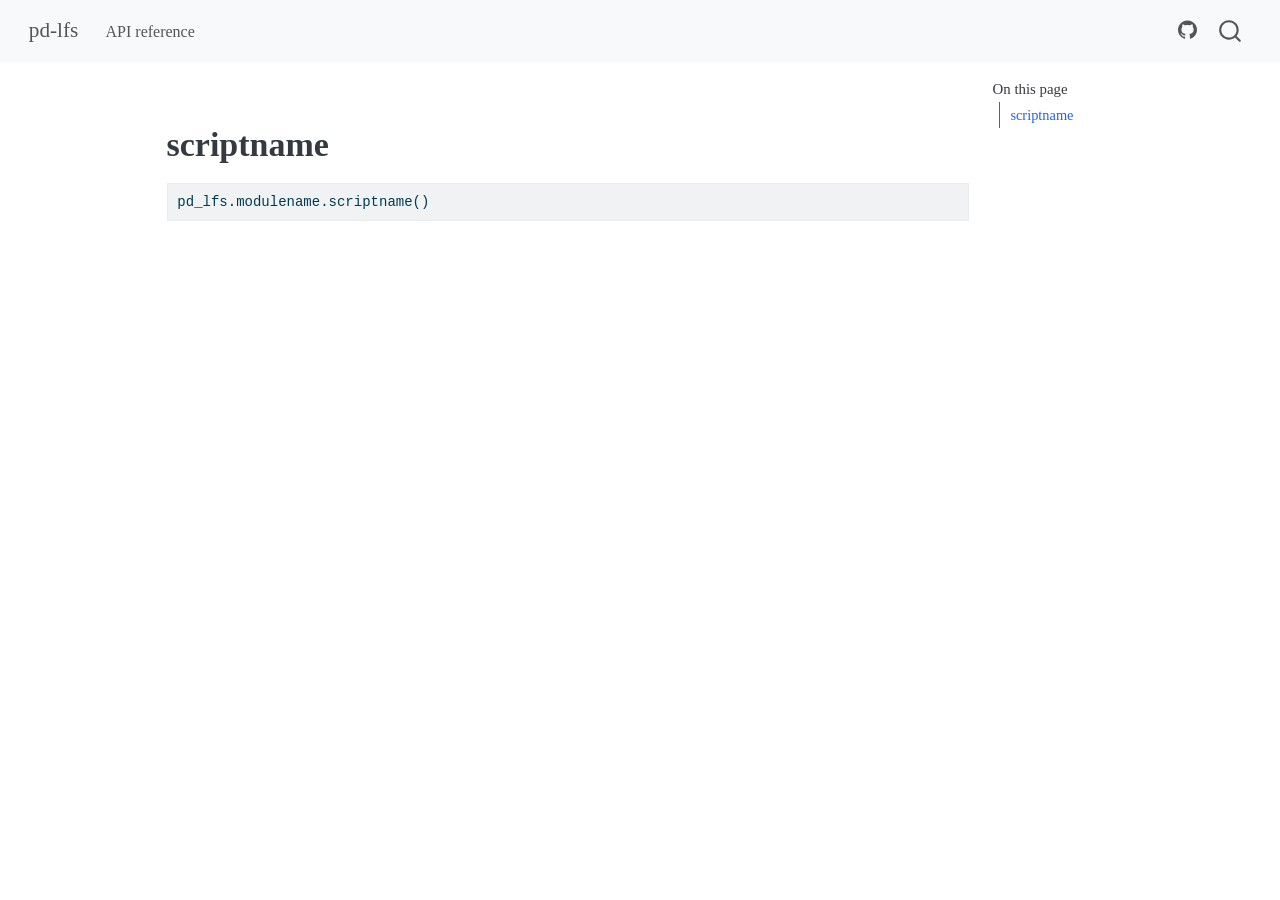
<file: api/scriptname.html>
<!DOCTYPE html>
<html xmlns="http://www.w3.org/1999/xhtml" lang="en" xml:lang="en"><head>

<meta charset="utf-8">
<meta name="generator" content="quarto-1.9.37">

<meta name="viewport" content="width=device-width, initial-scale=1.0, user-scalable=yes">


<title>scriptname – pd-lfs</title>
<style>
/* Default styles provided by pandoc.
** See https://pandoc.org/MANUAL.html#variables-for-html for config info.
*/
code{white-space: pre-wrap;}
span.smallcaps{font-variant: small-caps;}
div.columns{display: flex; gap: min(4vw, 1.5em);}
div.column{flex: auto; overflow-x: auto;}
div.hanging-indent{margin-left: 1.5em; text-indent: -1.5em;}
ul.task-list{list-style: none;}
ul.task-list li input[type="checkbox"] {
  width: 0.8em;
  margin: 0 0.8em 0.2em -1em; /* quarto-specific, see https://github.com/quarto-dev/quarto-cli/issues/4556 */ 
  vertical-align: middle;
}
/* CSS for syntax highlighting */
html { -webkit-text-size-adjust: 100%; }
pre > code.sourceCode { white-space: pre; position: relative; }
pre > code.sourceCode > span { display: inline-block; line-height: 1.25; }
pre > code.sourceCode > span:empty { height: 1.2em; }
.sourceCode { overflow: visible; }
code.sourceCode > span { color: inherit; text-decoration: inherit; }
div.sourceCode { margin: 1em 0; }
pre.sourceCode { margin: 0; }
@media screen {
div.sourceCode { overflow: auto; }
}
@media print {
pre > code.sourceCode { white-space: pre-wrap; }
pre > code.sourceCode > span { text-indent: -5em; padding-left: 5em; }
}
pre.numberSource code
  { counter-reset: source-line 0; }
pre.numberSource code > span
  { position: relative; left: -4em; counter-increment: source-line; }
pre.numberSource code > span > a:first-child::before
  { content: counter(source-line);
    position: relative; left: -1em; text-align: right; vertical-align: baseline;
    border: none; display: inline-block;
    -webkit-touch-callout: none; -webkit-user-select: none;
    -khtml-user-select: none; -moz-user-select: none;
    -ms-user-select: none; user-select: none;
    padding: 0 4px; width: 4em;
  }
pre.numberSource { margin-left: 3em;  padding-left: 4px; }
div.sourceCode
  {   }
@media screen {
pre > code.sourceCode > span > a:first-child::before { text-decoration: underline; }
}
</style>


<script src="../site_libs/quarto-nav/quarto-nav.js"></script>
<script src="../site_libs/quarto-nav/headroom.min.js"></script>
<script src="../site_libs/clipboard/clipboard.min.js"></script>
<script src="../site_libs/quarto-search/autocomplete.umd.js"></script>
<script src="../site_libs/quarto-search/fuse.min.js"></script>
<script src="../site_libs/quarto-search/quarto-search.js"></script>
<meta name="quarto:offset" content="../">
<script src="../site_libs/quarto-html/quarto.js" type="module"></script>
<script src="../site_libs/quarto-html/tabsets/tabsets.js" type="module"></script>
<script src="../site_libs/quarto-html/popper.min.js"></script>
<script src="../site_libs/quarto-html/tippy.umd.min.js"></script>
<script src="../site_libs/quarto-html/anchor.min.js"></script>
<link href="../site_libs/quarto-html/tippy.css" rel="stylesheet">
<link href="../site_libs/quarto-html/quarto-syntax-highlighting-7f8f88aac4f3542376d5c11b86a4c14d.css" rel="stylesheet" id="quarto-text-highlighting-styles">
<script src="../site_libs/bootstrap/bootstrap.min.js"></script>
<link href="../site_libs/bootstrap/bootstrap-icons.css" rel="stylesheet">
<link href="../site_libs/bootstrap/bootstrap-4897d45d2f75ed4f519693be625836c5.min.css" rel="stylesheet" append-hash="true" id="quarto-bootstrap" data-mode="light">
<script id="quarto-search-options" type="application/json">{
  "location": "navbar",
  "copy-button": false,
  "collapse-after": 3,
  "panel-placement": "end",
  "type": "overlay",
  "limit": 50,
  "keyboard-shortcut": [
    "f",
    "/",
    "s"
  ],
  "show-item-context": false,
  "language": {
    "search-no-results-text": "No results",
    "search-matching-documents-text": "matching documents",
    "search-copy-link-title": "Copy link to search",
    "search-hide-matches-text": "Hide additional matches",
    "search-more-match-text": "more match in this document",
    "search-more-matches-text": "more matches in this document",
    "search-clear-button-title": "Clear",
    "search-text-placeholder": "",
    "search-detached-cancel-button-title": "Cancel",
    "search-submit-button-title": "Submit",
    "search-label": "Search"
  }
}</script>


<link rel="stylesheet" href="../api/_styles-quartodoc.css">
<link rel="stylesheet" href="../styles.css">
</head>

<body class="nav-fixed quarto-light">

<div id="quarto-search-results"></div>
  <header id="quarto-header" class="headroom fixed-top">
    <nav class="navbar navbar-expand-lg " data-bs-theme="dark">
      <div class="navbar-container container-fluid">
      <div class="navbar-brand-container mx-auto">
    <a class="navbar-brand" href="../index.html">
    <span class="navbar-title">pd-lfs</span>
    </a>
  </div>
            <div id="quarto-search" class="" title="Search"></div>
          <button class="navbar-toggler" type="button" data-bs-toggle="collapse" data-bs-target="#navbarCollapse" aria-controls="navbarCollapse" role="menu" aria-expanded="false" aria-label="Toggle navigation" onclick="if (window.quartoToggleHeadroom) { window.quartoToggleHeadroom(); }">
  <span class="navbar-toggler-icon"></span>
</button>
          <div class="collapse navbar-collapse" id="navbarCollapse">
            <ul class="navbar-nav navbar-nav-scroll me-auto">
  <li class="nav-item">
    <a class="nav-link" href="../api/"> 
<span class="menu-text">API reference</span></a>
  </li>  
</ul>
            <ul class="navbar-nav navbar-nav-scroll ms-auto">
  <li class="nav-item compact">
    <a class="nav-link" href="https://github.com/munch-group/pd-lfs/"> <i class="bi bi-github" role="img">
</i> 
<span class="menu-text"></span></a>
  </li>  
</ul>
          </div> <!-- /navcollapse -->
            <div class="quarto-navbar-tools">
</div>
      </div> <!-- /container-fluid -->
    </nav>
</header>
<!-- content -->
<div id="quarto-content" class="quarto-container page-columns page-rows-contents page-layout-article page-navbar">
<!-- sidebar -->
<!-- margin-sidebar -->
    <div id="quarto-margin-sidebar" class="sidebar margin-sidebar">
        <nav id="TOC" role="doc-toc" class="toc-active">
    <h2 id="toc-title">On this page</h2>
   
  <ul>
  <li><a href="#pd_lfs.modulename.scriptname" id="toc-pd_lfs.modulename.scriptname" class="nav-link active" data-scroll-target="#pd_lfs.modulename.scriptname">scriptname</a></li>
  </ul>
</nav>
    </div>
<!-- main -->
<main class="content" id="quarto-document-content"><header id="title-block-header" class="quarto-title-block"></header>




<section id="pd_lfs.modulename.scriptname" class="level1">
<h1>scriptname</h1>
<div class="code-copy-outer-scaffold"><div class="sourceCode" id="cb1"><pre class="sourceCode python code-with-copy"><code class="sourceCode python"><span id="cb1-1"><a href="#cb1-1" aria-hidden="true" tabindex="-1"></a>pd_lfs.modulename.scriptname()</span></code></pre></div><button title="Copy to Clipboard" class="code-copy-button"><i class="bi"></i></button></div>


</section>

</main> <!-- /main -->
<script id="quarto-html-after-body" type="application/javascript">
  window.document.addEventListener("DOMContentLoaded", function (event) {
    const icon = "";
    const anchorJS = new window.AnchorJS();
    anchorJS.options = {
      placement: 'right',
      icon: icon
    };
    anchorJS.add('.anchored');
    const isCodeAnnotation = (el) => {
      for (const clz of el.classList) {
        if (clz.startsWith('code-annotation-')) {                     
          return true;
        }
      }
      return false;
    }
    const onCopySuccess = function(e) {
      // button target
      const button = e.trigger;
      // don't keep focus
      button.blur();
      // flash "checked"
      button.classList.add('code-copy-button-checked');
      var currentTitle = button.getAttribute("title");
      button.setAttribute("title", "Copied!");
      let tooltip;
      if (window.bootstrap) {
        button.setAttribute("data-bs-toggle", "tooltip");
        button.setAttribute("data-bs-placement", "left");
        button.setAttribute("data-bs-title", "Copied!");
        tooltip = new bootstrap.Tooltip(button, 
          { trigger: "manual", 
            customClass: "code-copy-button-tooltip",
            offset: [0, -8]});
        tooltip.show();    
      }
      setTimeout(function() {
        if (tooltip) {
          tooltip.hide();
          button.removeAttribute("data-bs-title");
          button.removeAttribute("data-bs-toggle");
          button.removeAttribute("data-bs-placement");
        }
        button.setAttribute("title", currentTitle);
        button.classList.remove('code-copy-button-checked');
      }, 1000);
      // clear code selection
      e.clearSelection();
    }
    const getTextToCopy = function(trigger) {
      const outerScaffold = trigger.parentElement.cloneNode(true);
      const codeEl = outerScaffold.querySelector('code');
      for (const childEl of codeEl.children) {
        if (isCodeAnnotation(childEl)) {
          childEl.remove();
        }
      }
      return codeEl.innerText;
    }
    const clipboard = new window.ClipboardJS('.code-copy-button:not([data-in-quarto-modal])', {
      text: getTextToCopy
    });
    clipboard.on('success', onCopySuccess);
    if (window.document.getElementById('quarto-embedded-source-code-modal')) {
      const clipboardModal = new window.ClipboardJS('.code-copy-button[data-in-quarto-modal]', {
        text: getTextToCopy,
        container: window.document.getElementById('quarto-embedded-source-code-modal')
      });
      clipboardModal.on('success', onCopySuccess);
    }
      var localhostRegex = new RegExp(/^(?:http|https):\/\/localhost\:?[0-9]*\//);
      var mailtoRegex = new RegExp(/^mailto:/);
        var filterRegex = new RegExp("https:\/\/munch-group\.github\.io\/pd-lfs\/");
      var isInternal = (href) => {
          return filterRegex.test(href) || localhostRegex.test(href) || mailtoRegex.test(href);
      }
      // Inspect non-navigation links and adorn them if external
     var links = window.document.querySelectorAll('a[href]:not(.nav-link):not(.navbar-brand):not(.toc-action):not(.sidebar-link):not(.sidebar-item-toggle):not(.pagination-link):not(.no-external):not([aria-hidden]):not(.dropdown-item):not(.quarto-navigation-tool):not(.about-link)');
      for (var i=0; i<links.length; i++) {
        const link = links[i];
        if (!isInternal(link.href)) {
          // undo the damage that might have been done by quarto-nav.js in the case of
          // links that we want to consider external
          if (link.dataset.originalHref !== undefined) {
            link.href = link.dataset.originalHref;
          }
        }
      }
    function tippyHover(el, contentFn, onTriggerFn, onUntriggerFn) {
      const config = {
        allowHTML: true,
        maxWidth: 500,
        delay: 100,
        arrow: false,
        appendTo: function(el) {
            return el.parentElement;
        },
        interactive: true,
        interactiveBorder: 10,
        theme: 'quarto',
        placement: 'bottom-start',
      };
      if (contentFn) {
        config.content = contentFn;
      }
      if (onTriggerFn) {
        config.onTrigger = onTriggerFn;
      }
      if (onUntriggerFn) {
        config.onUntrigger = onUntriggerFn;
      }
      window.tippy(el, config); 
    }
    const noterefs = window.document.querySelectorAll('a[role="doc-noteref"]');
    for (var i=0; i<noterefs.length; i++) {
      const ref = noterefs[i];
      tippyHover(ref, function() {
        // use id or data attribute instead here
        let href = ref.getAttribute('data-footnote-href') || ref.getAttribute('href');
        try { href = new URL(href).hash; } catch {}
        const id = href.replace(/^#\/?/, "");
        const note = window.document.getElementById(id);
        if (note) {
          return note.innerHTML;
        } else {
          return "";
        }
      });
    }
    const xrefs = window.document.querySelectorAll('a.quarto-xref');
    const processXRef = (id, note) => {
      // Strip column container classes
      const stripColumnClz = (el) => {
        el.classList.remove("page-full", "page-columns");
        if (el.children) {
          for (const child of el.children) {
            stripColumnClz(child);
          }
        }
      }
      stripColumnClz(note)
      if (id === null || id.startsWith('sec-')) {
        // Special case sections, only their first couple elements
        const container = document.createElement("div");
        if (note.children && note.children.length > 2) {
          container.appendChild(note.children[0].cloneNode(true));
          for (let i = 1; i < note.children.length; i++) {
            const child = note.children[i];
            if (child.tagName === "P" && child.innerText === "") {
              continue;
            } else {
              container.appendChild(child.cloneNode(true));
              break;
            }
          }
          if (window.Quarto?.typesetMath) {
            window.Quarto.typesetMath(container);
          }
          return container.innerHTML
        } else {
          if (window.Quarto?.typesetMath) {
            window.Quarto.typesetMath(note);
          }
          return note.innerHTML;
        }
      } else {
        // Remove any anchor links if they are present
        const anchorLink = note.querySelector('a.anchorjs-link');
        if (anchorLink) {
          anchorLink.remove();
        }
        if (window.Quarto?.typesetMath) {
          window.Quarto.typesetMath(note);
        }
        if (note.classList.contains("callout")) {
          return note.outerHTML;
        } else {
          return note.innerHTML;
        }
      }
    }
    for (var i=0; i<xrefs.length; i++) {
      const xref = xrefs[i];
      tippyHover(xref, undefined, function(instance) {
        instance.disable();
        let url = xref.getAttribute('href');
        let hash = undefined; 
        if (url.startsWith('#')) {
          hash = url;
        } else {
          try { hash = new URL(url).hash; } catch {}
        }
        if (hash) {
          const id = hash.replace(/^#\/?/, "");
          const note = window.document.getElementById(id);
          if (note !== null) {
            try {
              const html = processXRef(id, note.cloneNode(true));
              instance.setContent(html);
            } finally {
              instance.enable();
              instance.show();
            }
          } else {
            // See if we can fetch this
            fetch(url.split('#')[0])
            .then(res => res.text())
            .then(html => {
              const parser = new DOMParser();
              const htmlDoc = parser.parseFromString(html, "text/html");
              const note = htmlDoc.getElementById(id);
              if (note !== null) {
                const html = processXRef(id, note);
                instance.setContent(html);
              } 
            }).finally(() => {
              instance.enable();
              instance.show();
            });
          }
        } else {
          // See if we can fetch a full url (with no hash to target)
          // This is a special case and we should probably do some content thinning / targeting
          fetch(url)
          .then(res => res.text())
          .then(html => {
            const parser = new DOMParser();
            const htmlDoc = parser.parseFromString(html, "text/html");
            const note = htmlDoc.querySelector('main.content');
            if (note !== null) {
              // This should only happen for chapter cross references
              // (since there is no id in the URL)
              // remove the first header
              if (note.children.length > 0 && note.children[0].tagName === "HEADER") {
                note.children[0].remove();
              }
              const html = processXRef(null, note);
              instance.setContent(html);
            } 
          }).finally(() => {
            instance.enable();
            instance.show();
          });
        }
      }, function(instance) {
      });
    }
        let selectedAnnoteEl;
        const selectorForAnnotation = ( cell, annotation) => {
          let cellAttr = 'data-code-cell="' + cell + '"';
          let lineAttr = 'data-code-annotation="' +  annotation + '"';
          const selector = 'span[' + cellAttr + '][' + lineAttr + ']';
          return selector;
        }
        const selectCodeLines = (annoteEl) => {
          const doc = window.document;
          const targetCell = annoteEl.getAttribute("data-target-cell");
          const targetAnnotation = annoteEl.getAttribute("data-target-annotation");
          const annoteSpan = window.document.querySelector(selectorForAnnotation(targetCell, targetAnnotation));
          const lines = annoteSpan.getAttribute("data-code-lines").split(",");
          const lineIds = lines.map((line) => {
            return targetCell + "-" + line;
          })
          let top = null;
          let height = null;
          let parent = null;
          if (lineIds.length > 0) {
              //compute the position of the single el (top and bottom and make a div)
              const el = window.document.getElementById(lineIds[0]);
              top = el.offsetTop;
              height = el.offsetHeight;
              parent = el.parentElement.parentElement;
            if (lineIds.length > 1) {
              const lastEl = window.document.getElementById(lineIds[lineIds.length - 1]);
              const bottom = lastEl.offsetTop + lastEl.offsetHeight;
              height = bottom - top;
            }
            if (top !== null && height !== null && parent !== null) {
              // cook up a div (if necessary) and position it 
              let div = window.document.getElementById("code-annotation-line-highlight");
              if (div === null) {
                div = window.document.createElement("div");
                div.setAttribute("id", "code-annotation-line-highlight");
                div.style.position = 'absolute';
                parent.appendChild(div);
              }
              div.style.top = top - 2 + "px";
              div.style.height = height + 4 + "px";
              div.style.left = 0;
              let gutterDiv = window.document.getElementById("code-annotation-line-highlight-gutter");
              if (gutterDiv === null) {
                gutterDiv = window.document.createElement("div");
                gutterDiv.setAttribute("id", "code-annotation-line-highlight-gutter");
                gutterDiv.style.position = 'absolute';
                const codeCell = window.document.getElementById(targetCell);
                const gutter = codeCell.querySelector('.code-annotation-gutter');
                gutter.appendChild(gutterDiv);
              }
              gutterDiv.style.top = top - 2 + "px";
              gutterDiv.style.height = height + 4 + "px";
            }
            selectedAnnoteEl = annoteEl;
          }
        };
        const unselectCodeLines = () => {
          const elementsIds = ["code-annotation-line-highlight", "code-annotation-line-highlight-gutter"];
          elementsIds.forEach((elId) => {
            const div = window.document.getElementById(elId);
            if (div) {
              div.remove();
            }
          });
          selectedAnnoteEl = undefined;
        };
          // Handle positioning of the toggle
      window.addEventListener(
        "resize",
        throttle(() => {
          elRect = undefined;
          if (selectedAnnoteEl) {
            selectCodeLines(selectedAnnoteEl);
          }
        }, 10)
      );
      function throttle(fn, ms) {
      let throttle = false;
      let timer;
        return (...args) => {
          if(!throttle) { // first call gets through
              fn.apply(this, args);
              throttle = true;
          } else { // all the others get throttled
              if(timer) clearTimeout(timer); // cancel #2
              timer = setTimeout(() => {
                fn.apply(this, args);
                timer = throttle = false;
              }, ms);
          }
        };
      }
        // Attach click handler to the DT
        const annoteDls = window.document.querySelectorAll('dt[data-target-cell]');
        for (const annoteDlNode of annoteDls) {
          annoteDlNode.addEventListener('click', (event) => {
            const clickedEl = event.target;
            if (clickedEl !== selectedAnnoteEl) {
              unselectCodeLines();
              const activeEl = window.document.querySelector('dt[data-target-cell].code-annotation-active');
              if (activeEl) {
                activeEl.classList.remove('code-annotation-active');
              }
              selectCodeLines(clickedEl);
              clickedEl.classList.add('code-annotation-active');
            } else {
              // Unselect the line
              unselectCodeLines();
              clickedEl.classList.remove('code-annotation-active');
            }
          });
        }
    const findCites = (el) => {
      const parentEl = el.parentElement;
      if (parentEl) {
        const cites = parentEl.dataset.cites;
        if (cites) {
          return {
            el,
            cites: cites.split(' ')
          };
        } else {
          return findCites(el.parentElement)
        }
      } else {
        return undefined;
      }
    };
    var bibliorefs = window.document.querySelectorAll('a[role="doc-biblioref"]');
    for (var i=0; i<bibliorefs.length; i++) {
      const ref = bibliorefs[i];
      const citeInfo = findCites(ref);
      if (citeInfo) {
        tippyHover(citeInfo.el, function() {
          var popup = window.document.createElement('div');
          citeInfo.cites.forEach(function(cite) {
            var citeDiv = window.document.createElement('div');
            citeDiv.classList.add('hanging-indent');
            citeDiv.classList.add('csl-entry');
            var biblioDiv = window.document.getElementById('ref-' + cite);
            if (biblioDiv) {
              citeDiv.innerHTML = biblioDiv.innerHTML;
            }
            popup.appendChild(citeDiv);
          });
          return popup.innerHTML;
        });
      }
    }
  });
  </script>
</div> <!-- /content -->




</body></html>
</file>
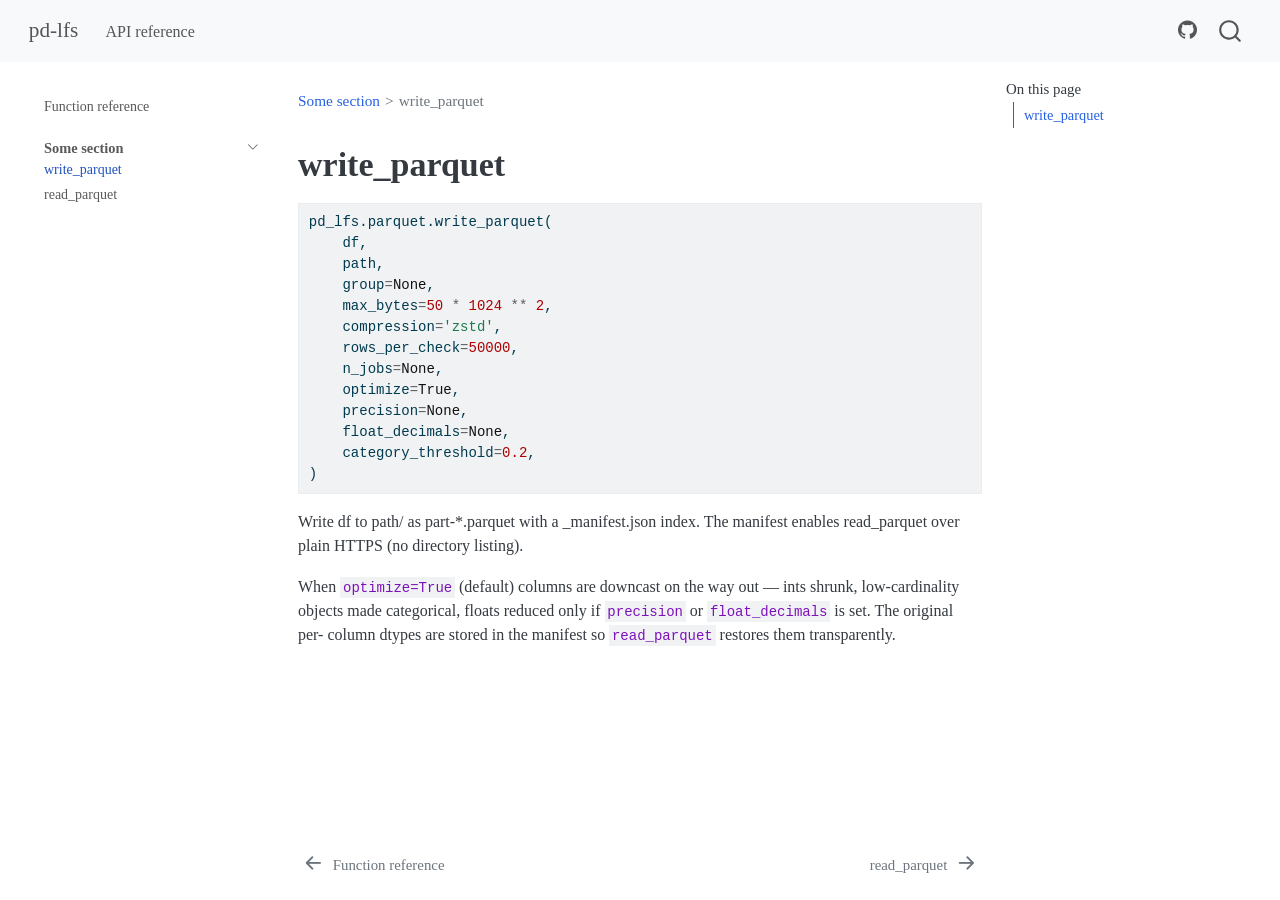
<file: api/write_parquet.html>
<!DOCTYPE html>
<html xmlns="http://www.w3.org/1999/xhtml" lang="en" xml:lang="en"><head>

<meta charset="utf-8">
<meta name="generator" content="quarto-1.9.37">

<meta name="viewport" content="width=device-width, initial-scale=1.0, user-scalable=yes">


<title>write_parquet – pd-lfs</title>
<style>
/* Default styles provided by pandoc.
** See https://pandoc.org/MANUAL.html#variables-for-html for config info.
*/
code{white-space: pre-wrap;}
span.smallcaps{font-variant: small-caps;}
div.columns{display: flex; gap: min(4vw, 1.5em);}
div.column{flex: auto; overflow-x: auto;}
div.hanging-indent{margin-left: 1.5em; text-indent: -1.5em;}
ul.task-list{list-style: none;}
ul.task-list li input[type="checkbox"] {
  width: 0.8em;
  margin: 0 0.8em 0.2em -1em; /* quarto-specific, see https://github.com/quarto-dev/quarto-cli/issues/4556 */ 
  vertical-align: middle;
}
/* CSS for syntax highlighting */
html { -webkit-text-size-adjust: 100%; }
pre > code.sourceCode { white-space: pre; position: relative; }
pre > code.sourceCode > span { display: inline-block; line-height: 1.25; }
pre > code.sourceCode > span:empty { height: 1.2em; }
.sourceCode { overflow: visible; }
code.sourceCode > span { color: inherit; text-decoration: inherit; }
div.sourceCode { margin: 1em 0; }
pre.sourceCode { margin: 0; }
@media screen {
div.sourceCode { overflow: auto; }
}
@media print {
pre > code.sourceCode { white-space: pre-wrap; }
pre > code.sourceCode > span { text-indent: -5em; padding-left: 5em; }
}
pre.numberSource code
  { counter-reset: source-line 0; }
pre.numberSource code > span
  { position: relative; left: -4em; counter-increment: source-line; }
pre.numberSource code > span > a:first-child::before
  { content: counter(source-line);
    position: relative; left: -1em; text-align: right; vertical-align: baseline;
    border: none; display: inline-block;
    -webkit-touch-callout: none; -webkit-user-select: none;
    -khtml-user-select: none; -moz-user-select: none;
    -ms-user-select: none; user-select: none;
    padding: 0 4px; width: 4em;
  }
pre.numberSource { margin-left: 3em;  padding-left: 4px; }
div.sourceCode
  {   }
@media screen {
pre > code.sourceCode > span > a:first-child::before { text-decoration: underline; }
}
</style>


<script src="../site_libs/quarto-nav/quarto-nav.js"></script>
<script src="../site_libs/quarto-nav/headroom.min.js"></script>
<script src="../site_libs/clipboard/clipboard.min.js"></script>
<script src="../site_libs/quarto-search/autocomplete.umd.js"></script>
<script src="../site_libs/quarto-search/fuse.min.js"></script>
<script src="../site_libs/quarto-search/quarto-search.js"></script>
<meta name="quarto:offset" content="../">
<link href="../api/read_parquet.html" rel="next">
<link href="../api/index.html" rel="prev">
<script src="../site_libs/quarto-html/quarto.js" type="module"></script>
<script src="../site_libs/quarto-html/tabsets/tabsets.js" type="module"></script>
<script src="../site_libs/quarto-html/popper.min.js"></script>
<script src="../site_libs/quarto-html/tippy.umd.min.js"></script>
<script src="../site_libs/quarto-html/anchor.min.js"></script>
<link href="../site_libs/quarto-html/tippy.css" rel="stylesheet">
<link href="../site_libs/quarto-html/quarto-syntax-highlighting-7f8f88aac4f3542376d5c11b86a4c14d.css" rel="stylesheet" id="quarto-text-highlighting-styles">
<script src="../site_libs/bootstrap/bootstrap.min.js"></script>
<link href="../site_libs/bootstrap/bootstrap-icons.css" rel="stylesheet">
<link href="../site_libs/bootstrap/bootstrap-4897d45d2f75ed4f519693be625836c5.min.css" rel="stylesheet" append-hash="true" id="quarto-bootstrap" data-mode="light">
<script id="quarto-search-options" type="application/json">{
  "location": "navbar",
  "copy-button": false,
  "collapse-after": 3,
  "panel-placement": "end",
  "type": "overlay",
  "limit": 50,
  "keyboard-shortcut": [
    "f",
    "/",
    "s"
  ],
  "show-item-context": false,
  "language": {
    "search-no-results-text": "No results",
    "search-matching-documents-text": "matching documents",
    "search-copy-link-title": "Copy link to search",
    "search-hide-matches-text": "Hide additional matches",
    "search-more-match-text": "more match in this document",
    "search-more-matches-text": "more matches in this document",
    "search-clear-button-title": "Clear",
    "search-text-placeholder": "",
    "search-detached-cancel-button-title": "Cancel",
    "search-submit-button-title": "Submit",
    "search-label": "Search"
  }
}</script>


<link rel="stylesheet" href="../api/_styles-quartodoc.css">
<link rel="stylesheet" href="../styles.css">
</head>

<body class="nav-sidebar floating nav-fixed quarto-light">

<div id="quarto-search-results"></div>
  <header id="quarto-header" class="headroom fixed-top">
    <nav class="navbar navbar-expand-lg " data-bs-theme="dark">
      <div class="navbar-container container-fluid">
      <div class="navbar-brand-container mx-auto">
    <a class="navbar-brand" href="../index.html">
    <span class="navbar-title">pd-lfs</span>
    </a>
  </div>
            <div id="quarto-search" class="" title="Search"></div>
          <button class="navbar-toggler" type="button" data-bs-toggle="collapse" data-bs-target="#navbarCollapse" aria-controls="navbarCollapse" role="menu" aria-expanded="false" aria-label="Toggle navigation" onclick="if (window.quartoToggleHeadroom) { window.quartoToggleHeadroom(); }">
  <span class="navbar-toggler-icon"></span>
</button>
          <div class="collapse navbar-collapse" id="navbarCollapse">
            <ul class="navbar-nav navbar-nav-scroll me-auto">
  <li class="nav-item">
    <a class="nav-link" href="../api/"> 
<span class="menu-text">API reference</span></a>
  </li>  
</ul>
            <ul class="navbar-nav navbar-nav-scroll ms-auto">
  <li class="nav-item compact">
    <a class="nav-link" href="https://github.com/munch-group/pd-lfs/"> <i class="bi bi-github" role="img">
</i> 
<span class="menu-text"></span></a>
  </li>  
</ul>
          </div> <!-- /navcollapse -->
            <div class="quarto-navbar-tools">
</div>
      </div> <!-- /container-fluid -->
    </nav>
  <nav class="quarto-secondary-nav">
    <div class="container-fluid d-flex">
      <button type="button" class="quarto-btn-toggle btn" data-bs-toggle="collapse" role="button" data-bs-target=".quarto-sidebar-collapse-item" aria-controls="quarto-sidebar" aria-expanded="false" aria-label="Toggle sidebar navigation" onclick="if (window.quartoToggleHeadroom) { window.quartoToggleHeadroom(); }">
        <i class="bi bi-layout-text-sidebar-reverse"></i>
      </button>
        <nav class="quarto-page-breadcrumbs" aria-label="breadcrumb"><ol class="breadcrumb"><li class="breadcrumb-item"><a href="../api/write_parquet.html">Some section</a></li><li class="breadcrumb-item"><a href="../api/write_parquet.html">write_parquet</a></li></ol></nav>
        <a class="flex-grow-1" role="navigation" data-bs-toggle="collapse" data-bs-target=".quarto-sidebar-collapse-item" aria-controls="quarto-sidebar" aria-expanded="false" aria-label="Toggle sidebar navigation" onclick="if (window.quartoToggleHeadroom) { window.quartoToggleHeadroom(); }">      
        </a>
    </div>
  </nav>
</header>
<!-- content -->
<div id="quarto-content" class="quarto-container page-columns page-rows-contents page-layout-article page-navbar">
<!-- sidebar -->
  <nav id="quarto-sidebar" class="sidebar collapse collapse-horizontal quarto-sidebar-collapse-item sidebar-navigation floating overflow-auto">
    <div class="sidebar-menu-container"> 
    <ul class="list-unstyled mt-1">
        <li class="sidebar-item">
  <div class="sidebar-item-container"> 
  <a href="../api/index.html" class="sidebar-item-text sidebar-link">
 <span class="menu-text">Function reference</span></a>
  </div>
</li>
        <li class="sidebar-item sidebar-item-section">
      <div class="sidebar-item-container"> 
            <a class="sidebar-item-text sidebar-link text-start" data-bs-toggle="collapse" data-bs-target="#quarto-sidebar-section-1" role="navigation" aria-expanded="true">
 <span class="menu-text">Some section</span></a>
          <a class="sidebar-item-toggle text-start" data-bs-toggle="collapse" data-bs-target="#quarto-sidebar-section-1" role="navigation" aria-expanded="true" aria-label="Toggle section">
            <i class="bi bi-chevron-right ms-2"></i>
          </a> 
      </div>
      <ul id="quarto-sidebar-section-1" class="collapse list-unstyled sidebar-section depth1 show">  
          <li class="sidebar-item">
  <div class="sidebar-item-container"> 
  <a href="../api/write_parquet.html" class="sidebar-item-text sidebar-link active">
 <span class="menu-text">write_parquet</span></a>
  </div>
</li>
          <li class="sidebar-item">
  <div class="sidebar-item-container"> 
  <a href="../api/read_parquet.html" class="sidebar-item-text sidebar-link">
 <span class="menu-text">read_parquet</span></a>
  </div>
</li>
      </ul>
  </li>
    </ul>
    </div>
</nav>
<div id="quarto-sidebar-glass" class="quarto-sidebar-collapse-item" data-bs-toggle="collapse" data-bs-target=".quarto-sidebar-collapse-item"></div>
<!-- margin-sidebar -->
    <div id="quarto-margin-sidebar" class="sidebar margin-sidebar">
        <nav id="TOC" role="doc-toc" class="toc-active">
    <h2 id="toc-title">On this page</h2>
   
  <ul>
  <li><a href="#pd_lfs.parquet.write_parquet" id="toc-pd_lfs.parquet.write_parquet" class="nav-link active" data-scroll-target="#pd_lfs.parquet.write_parquet">write_parquet</a></li>
  </ul>
</nav>
    </div>
<!-- main -->
<main class="content" id="quarto-document-content"><header id="title-block-header" class="quarto-title-block"><nav class="quarto-page-breadcrumbs quarto-title-breadcrumbs d-none d-lg-block" aria-label="breadcrumb"><ol class="breadcrumb"><li class="breadcrumb-item"><a href="../api/write_parquet.html">Some section</a></li><li class="breadcrumb-item"><a href="../api/write_parquet.html">write_parquet</a></li></ol></nav></header>




<section id="pd_lfs.parquet.write_parquet" class="level1">
<h1>write_parquet</h1>
<div class="code-copy-outer-scaffold"><div class="sourceCode" id="cb1"><pre class="sourceCode python code-with-copy"><code class="sourceCode python"><span id="cb1-1"><a href="#cb1-1" aria-hidden="true" tabindex="-1"></a>pd_lfs.parquet.write_parquet(</span>
<span id="cb1-2"><a href="#cb1-2" aria-hidden="true" tabindex="-1"></a>    df,</span>
<span id="cb1-3"><a href="#cb1-3" aria-hidden="true" tabindex="-1"></a>    path,</span>
<span id="cb1-4"><a href="#cb1-4" aria-hidden="true" tabindex="-1"></a>    group<span class="op">=</span><span class="va">None</span>,</span>
<span id="cb1-5"><a href="#cb1-5" aria-hidden="true" tabindex="-1"></a>    max_bytes<span class="op">=</span><span class="dv">50</span> <span class="op">*</span> <span class="dv">1024</span> <span class="op">**</span> <span class="dv">2</span>,</span>
<span id="cb1-6"><a href="#cb1-6" aria-hidden="true" tabindex="-1"></a>    compression<span class="op">=</span><span class="st">'zstd'</span>,</span>
<span id="cb1-7"><a href="#cb1-7" aria-hidden="true" tabindex="-1"></a>    rows_per_check<span class="op">=</span><span class="dv">50000</span>,</span>
<span id="cb1-8"><a href="#cb1-8" aria-hidden="true" tabindex="-1"></a>    n_jobs<span class="op">=</span><span class="va">None</span>,</span>
<span id="cb1-9"><a href="#cb1-9" aria-hidden="true" tabindex="-1"></a>    optimize<span class="op">=</span><span class="va">True</span>,</span>
<span id="cb1-10"><a href="#cb1-10" aria-hidden="true" tabindex="-1"></a>    precision<span class="op">=</span><span class="va">None</span>,</span>
<span id="cb1-11"><a href="#cb1-11" aria-hidden="true" tabindex="-1"></a>    float_decimals<span class="op">=</span><span class="va">None</span>,</span>
<span id="cb1-12"><a href="#cb1-12" aria-hidden="true" tabindex="-1"></a>    category_threshold<span class="op">=</span><span class="fl">0.2</span>,</span>
<span id="cb1-13"><a href="#cb1-13" aria-hidden="true" tabindex="-1"></a>)</span></code></pre></div><button title="Copy to Clipboard" class="code-copy-button"><i class="bi"></i></button></div>
<p>Write df to path/ as part-*.parquet with a _manifest.json index. The manifest enables read_parquet over plain HTTPS (no directory listing).</p>
<p>When <code>optimize=True</code> (default) columns are downcast on the way out — ints shrunk, low-cardinality objects made categorical, floats reduced only if <code>precision</code> or <code>float_decimals</code> is set. The original per- column dtypes are stored in the manifest so <code>read_parquet</code> restores them transparently.</p>


</section>

</main> <!-- /main -->
<script id="quarto-html-after-body" type="application/javascript">
  window.document.addEventListener("DOMContentLoaded", function (event) {
    const icon = "";
    const anchorJS = new window.AnchorJS();
    anchorJS.options = {
      placement: 'right',
      icon: icon
    };
    anchorJS.add('.anchored');
    const isCodeAnnotation = (el) => {
      for (const clz of el.classList) {
        if (clz.startsWith('code-annotation-')) {                     
          return true;
        }
      }
      return false;
    }
    const onCopySuccess = function(e) {
      // button target
      const button = e.trigger;
      // don't keep focus
      button.blur();
      // flash "checked"
      button.classList.add('code-copy-button-checked');
      var currentTitle = button.getAttribute("title");
      button.setAttribute("title", "Copied!");
      let tooltip;
      if (window.bootstrap) {
        button.setAttribute("data-bs-toggle", "tooltip");
        button.setAttribute("data-bs-placement", "left");
        button.setAttribute("data-bs-title", "Copied!");
        tooltip = new bootstrap.Tooltip(button, 
          { trigger: "manual", 
            customClass: "code-copy-button-tooltip",
            offset: [0, -8]});
        tooltip.show();    
      }
      setTimeout(function() {
        if (tooltip) {
          tooltip.hide();
          button.removeAttribute("data-bs-title");
          button.removeAttribute("data-bs-toggle");
          button.removeAttribute("data-bs-placement");
        }
        button.setAttribute("title", currentTitle);
        button.classList.remove('code-copy-button-checked');
      }, 1000);
      // clear code selection
      e.clearSelection();
    }
    const getTextToCopy = function(trigger) {
      const outerScaffold = trigger.parentElement.cloneNode(true);
      const codeEl = outerScaffold.querySelector('code');
      for (const childEl of codeEl.children) {
        if (isCodeAnnotation(childEl)) {
          childEl.remove();
        }
      }
      return codeEl.innerText;
    }
    const clipboard = new window.ClipboardJS('.code-copy-button:not([data-in-quarto-modal])', {
      text: getTextToCopy
    });
    clipboard.on('success', onCopySuccess);
    if (window.document.getElementById('quarto-embedded-source-code-modal')) {
      const clipboardModal = new window.ClipboardJS('.code-copy-button[data-in-quarto-modal]', {
        text: getTextToCopy,
        container: window.document.getElementById('quarto-embedded-source-code-modal')
      });
      clipboardModal.on('success', onCopySuccess);
    }
      var localhostRegex = new RegExp(/^(?:http|https):\/\/localhost\:?[0-9]*\//);
      var mailtoRegex = new RegExp(/^mailto:/);
        var filterRegex = new RegExp("https:\/\/munch-group\.github\.io\/pd-lfs\/");
      var isInternal = (href) => {
          return filterRegex.test(href) || localhostRegex.test(href) || mailtoRegex.test(href);
      }
      // Inspect non-navigation links and adorn them if external
     var links = window.document.querySelectorAll('a[href]:not(.nav-link):not(.navbar-brand):not(.toc-action):not(.sidebar-link):not(.sidebar-item-toggle):not(.pagination-link):not(.no-external):not([aria-hidden]):not(.dropdown-item):not(.quarto-navigation-tool):not(.about-link)');
      for (var i=0; i<links.length; i++) {
        const link = links[i];
        if (!isInternal(link.href)) {
          // undo the damage that might have been done by quarto-nav.js in the case of
          // links that we want to consider external
          if (link.dataset.originalHref !== undefined) {
            link.href = link.dataset.originalHref;
          }
        }
      }
    function tippyHover(el, contentFn, onTriggerFn, onUntriggerFn) {
      const config = {
        allowHTML: true,
        maxWidth: 500,
        delay: 100,
        arrow: false,
        appendTo: function(el) {
            return el.parentElement;
        },
        interactive: true,
        interactiveBorder: 10,
        theme: 'quarto',
        placement: 'bottom-start',
      };
      if (contentFn) {
        config.content = contentFn;
      }
      if (onTriggerFn) {
        config.onTrigger = onTriggerFn;
      }
      if (onUntriggerFn) {
        config.onUntrigger = onUntriggerFn;
      }
      window.tippy(el, config); 
    }
    const noterefs = window.document.querySelectorAll('a[role="doc-noteref"]');
    for (var i=0; i<noterefs.length; i++) {
      const ref = noterefs[i];
      tippyHover(ref, function() {
        // use id or data attribute instead here
        let href = ref.getAttribute('data-footnote-href') || ref.getAttribute('href');
        try { href = new URL(href).hash; } catch {}
        const id = href.replace(/^#\/?/, "");
        const note = window.document.getElementById(id);
        if (note) {
          return note.innerHTML;
        } else {
          return "";
        }
      });
    }
    const xrefs = window.document.querySelectorAll('a.quarto-xref');
    const processXRef = (id, note) => {
      // Strip column container classes
      const stripColumnClz = (el) => {
        el.classList.remove("page-full", "page-columns");
        if (el.children) {
          for (const child of el.children) {
            stripColumnClz(child);
          }
        }
      }
      stripColumnClz(note)
      if (id === null || id.startsWith('sec-')) {
        // Special case sections, only their first couple elements
        const container = document.createElement("div");
        if (note.children && note.children.length > 2) {
          container.appendChild(note.children[0].cloneNode(true));
          for (let i = 1; i < note.children.length; i++) {
            const child = note.children[i];
            if (child.tagName === "P" && child.innerText === "") {
              continue;
            } else {
              container.appendChild(child.cloneNode(true));
              break;
            }
          }
          if (window.Quarto?.typesetMath) {
            window.Quarto.typesetMath(container);
          }
          return container.innerHTML
        } else {
          if (window.Quarto?.typesetMath) {
            window.Quarto.typesetMath(note);
          }
          return note.innerHTML;
        }
      } else {
        // Remove any anchor links if they are present
        const anchorLink = note.querySelector('a.anchorjs-link');
        if (anchorLink) {
          anchorLink.remove();
        }
        if (window.Quarto?.typesetMath) {
          window.Quarto.typesetMath(note);
        }
        if (note.classList.contains("callout")) {
          return note.outerHTML;
        } else {
          return note.innerHTML;
        }
      }
    }
    for (var i=0; i<xrefs.length; i++) {
      const xref = xrefs[i];
      tippyHover(xref, undefined, function(instance) {
        instance.disable();
        let url = xref.getAttribute('href');
        let hash = undefined; 
        if (url.startsWith('#')) {
          hash = url;
        } else {
          try { hash = new URL(url).hash; } catch {}
        }
        if (hash) {
          const id = hash.replace(/^#\/?/, "");
          const note = window.document.getElementById(id);
          if (note !== null) {
            try {
              const html = processXRef(id, note.cloneNode(true));
              instance.setContent(html);
            } finally {
              instance.enable();
              instance.show();
            }
          } else {
            // See if we can fetch this
            fetch(url.split('#')[0])
            .then(res => res.text())
            .then(html => {
              const parser = new DOMParser();
              const htmlDoc = parser.parseFromString(html, "text/html");
              const note = htmlDoc.getElementById(id);
              if (note !== null) {
                const html = processXRef(id, note);
                instance.setContent(html);
              } 
            }).finally(() => {
              instance.enable();
              instance.show();
            });
          }
        } else {
          // See if we can fetch a full url (with no hash to target)
          // This is a special case and we should probably do some content thinning / targeting
          fetch(url)
          .then(res => res.text())
          .then(html => {
            const parser = new DOMParser();
            const htmlDoc = parser.parseFromString(html, "text/html");
            const note = htmlDoc.querySelector('main.content');
            if (note !== null) {
              // This should only happen for chapter cross references
              // (since there is no id in the URL)
              // remove the first header
              if (note.children.length > 0 && note.children[0].tagName === "HEADER") {
                note.children[0].remove();
              }
              const html = processXRef(null, note);
              instance.setContent(html);
            } 
          }).finally(() => {
            instance.enable();
            instance.show();
          });
        }
      }, function(instance) {
      });
    }
        let selectedAnnoteEl;
        const selectorForAnnotation = ( cell, annotation) => {
          let cellAttr = 'data-code-cell="' + cell + '"';
          let lineAttr = 'data-code-annotation="' +  annotation + '"';
          const selector = 'span[' + cellAttr + '][' + lineAttr + ']';
          return selector;
        }
        const selectCodeLines = (annoteEl) => {
          const doc = window.document;
          const targetCell = annoteEl.getAttribute("data-target-cell");
          const targetAnnotation = annoteEl.getAttribute("data-target-annotation");
          const annoteSpan = window.document.querySelector(selectorForAnnotation(targetCell, targetAnnotation));
          const lines = annoteSpan.getAttribute("data-code-lines").split(",");
          const lineIds = lines.map((line) => {
            return targetCell + "-" + line;
          })
          let top = null;
          let height = null;
          let parent = null;
          if (lineIds.length > 0) {
              //compute the position of the single el (top and bottom and make a div)
              const el = window.document.getElementById(lineIds[0]);
              top = el.offsetTop;
              height = el.offsetHeight;
              parent = el.parentElement.parentElement;
            if (lineIds.length > 1) {
              const lastEl = window.document.getElementById(lineIds[lineIds.length - 1]);
              const bottom = lastEl.offsetTop + lastEl.offsetHeight;
              height = bottom - top;
            }
            if (top !== null && height !== null && parent !== null) {
              // cook up a div (if necessary) and position it 
              let div = window.document.getElementById("code-annotation-line-highlight");
              if (div === null) {
                div = window.document.createElement("div");
                div.setAttribute("id", "code-annotation-line-highlight");
                div.style.position = 'absolute';
                parent.appendChild(div);
              }
              div.style.top = top - 2 + "px";
              div.style.height = height + 4 + "px";
              div.style.left = 0;
              let gutterDiv = window.document.getElementById("code-annotation-line-highlight-gutter");
              if (gutterDiv === null) {
                gutterDiv = window.document.createElement("div");
                gutterDiv.setAttribute("id", "code-annotation-line-highlight-gutter");
                gutterDiv.style.position = 'absolute';
                const codeCell = window.document.getElementById(targetCell);
                const gutter = codeCell.querySelector('.code-annotation-gutter');
                gutter.appendChild(gutterDiv);
              }
              gutterDiv.style.top = top - 2 + "px";
              gutterDiv.style.height = height + 4 + "px";
            }
            selectedAnnoteEl = annoteEl;
          }
        };
        const unselectCodeLines = () => {
          const elementsIds = ["code-annotation-line-highlight", "code-annotation-line-highlight-gutter"];
          elementsIds.forEach((elId) => {
            const div = window.document.getElementById(elId);
            if (div) {
              div.remove();
            }
          });
          selectedAnnoteEl = undefined;
        };
          // Handle positioning of the toggle
      window.addEventListener(
        "resize",
        throttle(() => {
          elRect = undefined;
          if (selectedAnnoteEl) {
            selectCodeLines(selectedAnnoteEl);
          }
        }, 10)
      );
      function throttle(fn, ms) {
      let throttle = false;
      let timer;
        return (...args) => {
          if(!throttle) { // first call gets through
              fn.apply(this, args);
              throttle = true;
          } else { // all the others get throttled
              if(timer) clearTimeout(timer); // cancel #2
              timer = setTimeout(() => {
                fn.apply(this, args);
                timer = throttle = false;
              }, ms);
          }
        };
      }
        // Attach click handler to the DT
        const annoteDls = window.document.querySelectorAll('dt[data-target-cell]');
        for (const annoteDlNode of annoteDls) {
          annoteDlNode.addEventListener('click', (event) => {
            const clickedEl = event.target;
            if (clickedEl !== selectedAnnoteEl) {
              unselectCodeLines();
              const activeEl = window.document.querySelector('dt[data-target-cell].code-annotation-active');
              if (activeEl) {
                activeEl.classList.remove('code-annotation-active');
              }
              selectCodeLines(clickedEl);
              clickedEl.classList.add('code-annotation-active');
            } else {
              // Unselect the line
              unselectCodeLines();
              clickedEl.classList.remove('code-annotation-active');
            }
          });
        }
    const findCites = (el) => {
      const parentEl = el.parentElement;
      if (parentEl) {
        const cites = parentEl.dataset.cites;
        if (cites) {
          return {
            el,
            cites: cites.split(' ')
          };
        } else {
          return findCites(el.parentElement)
        }
      } else {
        return undefined;
      }
    };
    var bibliorefs = window.document.querySelectorAll('a[role="doc-biblioref"]');
    for (var i=0; i<bibliorefs.length; i++) {
      const ref = bibliorefs[i];
      const citeInfo = findCites(ref);
      if (citeInfo) {
        tippyHover(citeInfo.el, function() {
          var popup = window.document.createElement('div');
          citeInfo.cites.forEach(function(cite) {
            var citeDiv = window.document.createElement('div');
            citeDiv.classList.add('hanging-indent');
            citeDiv.classList.add('csl-entry');
            var biblioDiv = window.document.getElementById('ref-' + cite);
            if (biblioDiv) {
              citeDiv.innerHTML = biblioDiv.innerHTML;
            }
            popup.appendChild(citeDiv);
          });
          return popup.innerHTML;
        });
      }
    }
  });
  </script>
<nav class="page-navigation">
  <div class="nav-page nav-page-previous">
      <a href="../api/index.html" class="pagination-link" aria-label="Function reference">
        <i class="bi bi-arrow-left-short"></i> <span class="nav-page-text">Function reference</span>
      </a>          
  </div>
  <div class="nav-page nav-page-next">
      <a href="../api/read_parquet.html" class="pagination-link" aria-label="read_parquet">
        <span class="nav-page-text">read_parquet</span> <i class="bi bi-arrow-right-short"></i>
      </a>
  </div>
</nav>
</div> <!-- /content -->




</body></html>
</file>
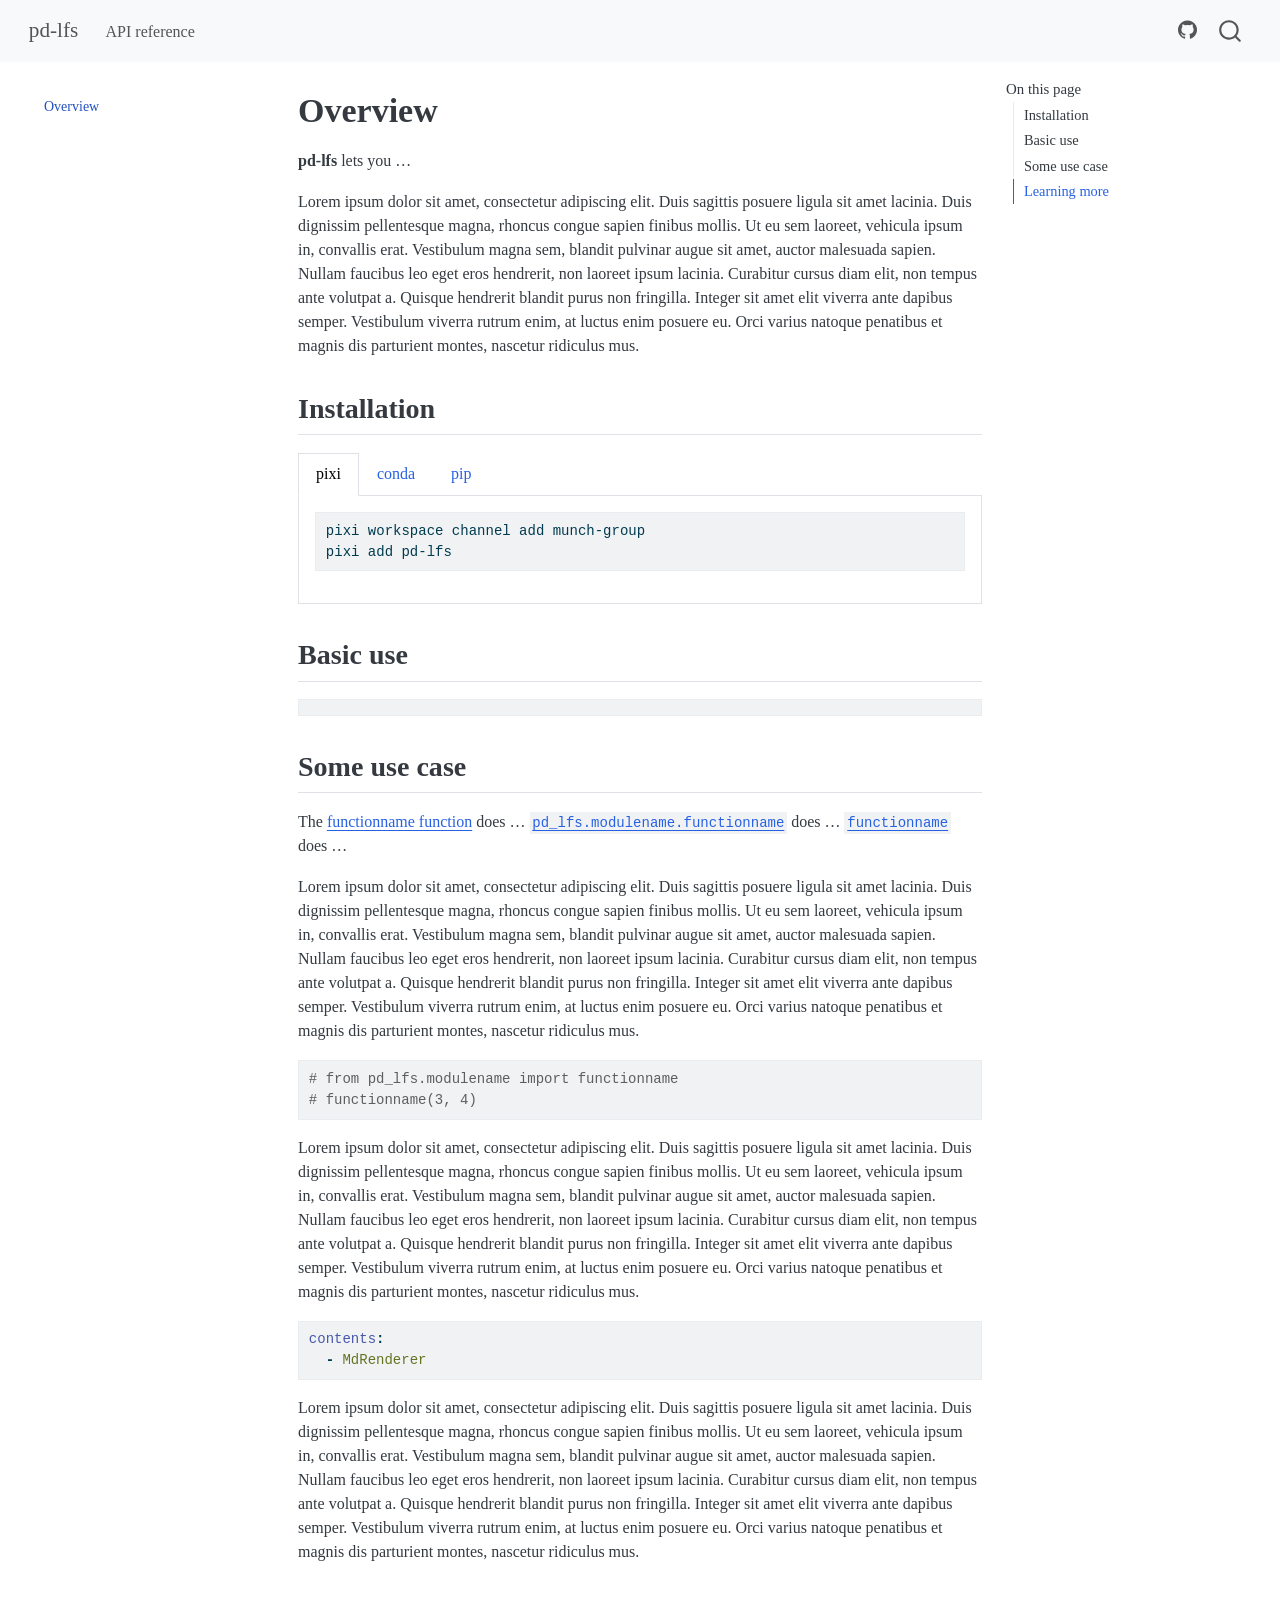
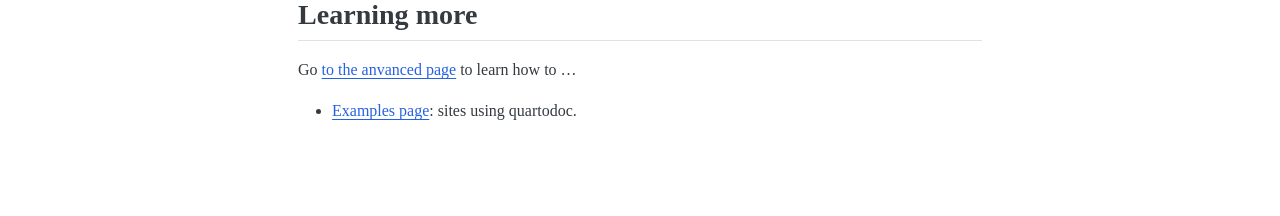
<file: pages/overview.html>
<!DOCTYPE html>
<html xmlns="http://www.w3.org/1999/xhtml" lang="en" xml:lang="en"><head>

<meta charset="utf-8">
<meta name="generator" content="quarto-1.9.37">

<meta name="viewport" content="width=device-width, initial-scale=1.0, user-scalable=yes">


<title>Overview – pd-lfs</title>
<style>
/* Default styles provided by pandoc.
** See https://pandoc.org/MANUAL.html#variables-for-html for config info.
*/
code{white-space: pre-wrap;}
span.smallcaps{font-variant: small-caps;}
div.columns{display: flex; gap: min(4vw, 1.5em);}
div.column{flex: auto; overflow-x: auto;}
div.hanging-indent{margin-left: 1.5em; text-indent: -1.5em;}
ul.task-list{list-style: none;}
ul.task-list li input[type="checkbox"] {
  width: 0.8em;
  margin: 0 0.8em 0.2em -1em; /* quarto-specific, see https://github.com/quarto-dev/quarto-cli/issues/4556 */ 
  vertical-align: middle;
}
/* CSS for syntax highlighting */
html { -webkit-text-size-adjust: 100%; }
pre > code.sourceCode { white-space: pre; position: relative; }
pre > code.sourceCode > span { display: inline-block; line-height: 1.25; }
pre > code.sourceCode > span:empty { height: 1.2em; }
.sourceCode { overflow: visible; }
code.sourceCode > span { color: inherit; text-decoration: inherit; }
div.sourceCode { margin: 1em 0; }
pre.sourceCode { margin: 0; }
@media screen {
div.sourceCode { overflow: auto; }
}
@media print {
pre > code.sourceCode { white-space: pre-wrap; }
pre > code.sourceCode > span { text-indent: -5em; padding-left: 5em; }
}
pre.numberSource code
  { counter-reset: source-line 0; }
pre.numberSource code > span
  { position: relative; left: -4em; counter-increment: source-line; }
pre.numberSource code > span > a:first-child::before
  { content: counter(source-line);
    position: relative; left: -1em; text-align: right; vertical-align: baseline;
    border: none; display: inline-block;
    -webkit-touch-callout: none; -webkit-user-select: none;
    -khtml-user-select: none; -moz-user-select: none;
    -ms-user-select: none; user-select: none;
    padding: 0 4px; width: 4em;
  }
pre.numberSource { margin-left: 3em;  padding-left: 4px; }
div.sourceCode
  {   }
@media screen {
pre > code.sourceCode > span > a:first-child::before { text-decoration: underline; }
}
</style>


<script src="../site_libs/quarto-nav/quarto-nav.js"></script>
<script src="../site_libs/quarto-nav/headroom.min.js"></script>
<script src="../site_libs/clipboard/clipboard.min.js"></script>
<script src="../site_libs/quarto-search/autocomplete.umd.js"></script>
<script src="../site_libs/quarto-search/fuse.min.js"></script>
<script src="../site_libs/quarto-search/quarto-search.js"></script>
<meta name="quarto:offset" content="../">
<script src="../site_libs/quarto-html/quarto.js" type="module"></script>
<script src="../site_libs/quarto-html/tabsets/tabsets.js" type="module"></script>
<script src="../site_libs/quarto-html/popper.min.js"></script>
<script src="../site_libs/quarto-html/tippy.umd.min.js"></script>
<script src="../site_libs/quarto-html/anchor.min.js"></script>
<link href="../site_libs/quarto-html/tippy.css" rel="stylesheet">
<link href="../site_libs/quarto-html/quarto-syntax-highlighting-7f8f88aac4f3542376d5c11b86a4c14d.css" rel="stylesheet" id="quarto-text-highlighting-styles">
<script src="../site_libs/bootstrap/bootstrap.min.js"></script>
<link href="../site_libs/bootstrap/bootstrap-icons.css" rel="stylesheet">
<link href="../site_libs/bootstrap/bootstrap-4897d45d2f75ed4f519693be625836c5.min.css" rel="stylesheet" append-hash="true" id="quarto-bootstrap" data-mode="light">
<script id="quarto-search-options" type="application/json">{
  "location": "navbar",
  "copy-button": false,
  "collapse-after": 3,
  "panel-placement": "end",
  "type": "overlay",
  "limit": 50,
  "keyboard-shortcut": [
    "f",
    "/",
    "s"
  ],
  "show-item-context": false,
  "language": {
    "search-no-results-text": "No results",
    "search-matching-documents-text": "matching documents",
    "search-copy-link-title": "Copy link to search",
    "search-hide-matches-text": "Hide additional matches",
    "search-more-match-text": "more match in this document",
    "search-more-matches-text": "more matches in this document",
    "search-clear-button-title": "Clear",
    "search-text-placeholder": "",
    "search-detached-cancel-button-title": "Cancel",
    "search-submit-button-title": "Submit",
    "search-label": "Search"
  }
}</script>


<link rel="stylesheet" href="../api/_styles-quartodoc.css">
<link rel="stylesheet" href="../styles.css">
</head>

<body class="nav-sidebar floating nav-fixed quarto-light">

<div id="quarto-search-results"></div>
  <header id="quarto-header" class="headroom fixed-top">
    <nav class="navbar navbar-expand-lg " data-bs-theme="dark">
      <div class="navbar-container container-fluid">
      <div class="navbar-brand-container mx-auto">
    <a class="navbar-brand" href="../index.html">
    <span class="navbar-title">pd-lfs</span>
    </a>
  </div>
            <div id="quarto-search" class="" title="Search"></div>
          <button class="navbar-toggler" type="button" data-bs-toggle="collapse" data-bs-target="#navbarCollapse" aria-controls="navbarCollapse" role="menu" aria-expanded="false" aria-label="Toggle navigation" onclick="if (window.quartoToggleHeadroom) { window.quartoToggleHeadroom(); }">
  <span class="navbar-toggler-icon"></span>
</button>
          <div class="collapse navbar-collapse" id="navbarCollapse">
            <ul class="navbar-nav navbar-nav-scroll me-auto">
  <li class="nav-item">
    <a class="nav-link" href="../api/"> 
<span class="menu-text">API reference</span></a>
  </li>  
</ul>
            <ul class="navbar-nav navbar-nav-scroll ms-auto">
  <li class="nav-item compact">
    <a class="nav-link" href="https://github.com/munch-group/pd-lfs/"> <i class="bi bi-github" role="img">
</i> 
<span class="menu-text"></span></a>
  </li>  
</ul>
          </div> <!-- /navcollapse -->
            <div class="quarto-navbar-tools">
</div>
      </div> <!-- /container-fluid -->
    </nav>
  <nav class="quarto-secondary-nav">
    <div class="container-fluid d-flex">
      <button type="button" class="quarto-btn-toggle btn" data-bs-toggle="collapse" role="button" data-bs-target=".quarto-sidebar-collapse-item" aria-controls="quarto-sidebar" aria-expanded="false" aria-label="Toggle sidebar navigation" onclick="if (window.quartoToggleHeadroom) { window.quartoToggleHeadroom(); }">
        <i class="bi bi-layout-text-sidebar-reverse"></i>
      </button>
        <nav class="quarto-page-breadcrumbs" aria-label="breadcrumb"><ol class="breadcrumb"><li class="breadcrumb-item"><a href="../pages/overview.html">Overview</a></li></ol></nav>
        <a class="flex-grow-1" role="navigation" data-bs-toggle="collapse" data-bs-target=".quarto-sidebar-collapse-item" aria-controls="quarto-sidebar" aria-expanded="false" aria-label="Toggle sidebar navigation" onclick="if (window.quartoToggleHeadroom) { window.quartoToggleHeadroom(); }">      
        </a>
    </div>
  </nav>
</header>
<!-- content -->
<div id="quarto-content" class="quarto-container page-columns page-rows-contents page-layout-article page-navbar">
<!-- sidebar -->
  <nav id="quarto-sidebar" class="sidebar collapse collapse-horizontal quarto-sidebar-collapse-item sidebar-navigation floating overflow-auto">
    <div class="sidebar-menu-container"> 
    <ul class="list-unstyled mt-1">
        <li class="sidebar-item">
  <div class="sidebar-item-container"> 
  <a href="../pages/overview.html" class="sidebar-item-text sidebar-link active">
 <span class="menu-text">Overview</span></a>
  </div>
</li>
    </ul>
    </div>
</nav>
<div id="quarto-sidebar-glass" class="quarto-sidebar-collapse-item" data-bs-toggle="collapse" data-bs-target=".quarto-sidebar-collapse-item"></div>
<!-- margin-sidebar -->
    <div id="quarto-margin-sidebar" class="sidebar margin-sidebar">
        <nav id="TOC" role="doc-toc" class="toc-active">
    <h2 id="toc-title">On this page</h2>
   
  <ul>
  <li><a href="#installation" id="toc-installation" class="nav-link active" data-scroll-target="#installation">Installation</a></li>
  <li><a href="#basic-use" id="toc-basic-use" class="nav-link" data-scroll-target="#basic-use">Basic use</a></li>
  <li><a href="#some-use-case" id="toc-some-use-case" class="nav-link" data-scroll-target="#some-use-case">Some use case</a></li>
  <li><a href="#learning-more" id="toc-learning-more" class="nav-link" data-scroll-target="#learning-more">Learning more</a></li>
  </ul>
</nav>
    </div>
<!-- main -->
<main class="content" id="quarto-document-content">

<header id="title-block-header" class="quarto-title-block default">
<div class="quarto-title">
<h1 class="title">Overview</h1>
</div>



<div class="quarto-title-meta">

    
  
    
  </div>
  


</header>


<p><strong>pd-lfs</strong> lets you …</p>
<p>Lorem ipsum dolor sit amet, consectetur adipiscing elit. Duis sagittis posuere ligula sit amet lacinia. Duis dignissim pellentesque magna, rhoncus congue sapien finibus mollis. Ut eu sem laoreet, vehicula ipsum in, convallis erat. Vestibulum magna sem, blandit pulvinar augue sit amet, auctor malesuada sapien. Nullam faucibus leo eget eros hendrerit, non laoreet ipsum lacinia. Curabitur cursus diam elit, non tempus ante volutpat a. Quisque hendrerit blandit purus non fringilla. Integer sit amet elit viverra ante dapibus semper. Vestibulum viverra rutrum enim, at luctus enim posuere eu. Orci varius natoque penatibus et magnis dis parturient montes, nascetur ridiculus mus.</p>
<section id="installation" class="level2">
<h2 class="anchored" data-anchor-id="installation">Installation</h2>
<div class="tabset-margin-container"></div><div class="panel-tabset">
<ul class="nav nav-tabs" role="tablist"><li class="nav-item" role="presentation"><a class="nav-link active" id="tabset-1-1-tab" data-bs-toggle="tab" data-bs-target="#tabset-1-1" role="tab" aria-controls="tabset-1-1" aria-selected="true" href="">pixi</a></li><li class="nav-item" role="presentation"><a class="nav-link" id="tabset-1-2-tab" data-bs-toggle="tab" data-bs-target="#tabset-1-2" role="tab" aria-controls="tabset-1-2" aria-selected="false" href="">conda</a></li><li class="nav-item" role="presentation"><a class="nav-link" id="tabset-1-3-tab" data-bs-toggle="tab" data-bs-target="#tabset-1-3" role="tab" aria-controls="tabset-1-3" aria-selected="false" href="">pip</a></li></ul>
<div class="tab-content">
<div id="tabset-1-1" class="tab-pane active" role="tabpanel" aria-labelledby="tabset-1-1-tab">
<div class="code-copy-outer-scaffold"><div class="sourceCode" id="cb1"><pre class="sourceCode bash code-with-copy"><code class="sourceCode bash"><span id="cb1-1"><a href="#cb1-1" aria-hidden="true" tabindex="-1"></a><span class="ex">pixi</span> workspace channel add munch-group</span>
<span id="cb1-2"><a href="#cb1-2" aria-hidden="true" tabindex="-1"></a><span class="ex">pixi</span> add pd-lfs</span></code></pre></div><button title="Copy to Clipboard" class="code-copy-button"><i class="bi"></i></button></div>
</div>
<div id="tabset-1-2" class="tab-pane" role="tabpanel" aria-labelledby="tabset-1-2-tab">
<div class="code-copy-outer-scaffold"><div class="sourceCode" id="cb2"><pre class="sourceCode bash code-with-copy"><code class="sourceCode bash"><span id="cb2-1"><a href="#cb2-1" aria-hidden="true" tabindex="-1"></a><span class="ex">conda</span> install <span class="at">-c</span> munch-group pd-lfs</span></code></pre></div><button title="Copy to Clipboard" class="code-copy-button"><i class="bi"></i></button></div>
</div>
<div id="tabset-1-3" class="tab-pane" role="tabpanel" aria-labelledby="tabset-1-3-tab">
<div class="code-copy-outer-scaffold"><div class="sourceCode" id="cb3"><pre class="sourceCode bash code-with-copy"><code class="sourceCode bash"><span id="cb3-1"><a href="#cb3-1" aria-hidden="true" tabindex="-1"></a><span class="ex">pip</span> install pd-lfs</span></code></pre></div><button title="Copy to Clipboard" class="code-copy-button"><i class="bi"></i></button></div>
</div>
</div>
</div>
</section>
<section id="basic-use" class="level2">
<h2 class="anchored" data-anchor-id="basic-use">Basic use</h2>
<div class="code-copy-outer-scaffold"><div class="sourceCode" id="cb4"><pre class="sourceCode python code-with-copy"><code class="sourceCode python"></code></pre></div><button title="Copy to Clipboard" class="code-copy-button"><i class="bi"></i></button></div>
</section>
<section id="some-use-case" class="level2">
<h2 class="anchored" data-anchor-id="some-use-case">Some use case</h2>
<p>The <a href="../api/functionname.html#pd_lfs.modulename.functionname">functionname function</a> does … <a href="../api/functionname.html#pd_lfs.modulename.functionname"><code>pd_lfs.modulename.functionname</code></a> does … <a href="../api/functionname.html#pd_lfs.modulename.functionname"><code>functionname</code></a> does …</p>
<p>Lorem ipsum dolor sit amet, consectetur adipiscing elit. Duis sagittis posuere ligula sit amet lacinia. Duis dignissim pellentesque magna, rhoncus congue sapien finibus mollis. Ut eu sem laoreet, vehicula ipsum in, convallis erat. Vestibulum magna sem, blandit pulvinar augue sit amet, auctor malesuada sapien. Nullam faucibus leo eget eros hendrerit, non laoreet ipsum lacinia. Curabitur cursus diam elit, non tempus ante volutpat a. Quisque hendrerit blandit purus non fringilla. Integer sit amet elit viverra ante dapibus semper. Vestibulum viverra rutrum enim, at luctus enim posuere eu. Orci varius natoque penatibus et magnis dis parturient montes, nascetur ridiculus mus.</p>
<div id="cell-2" class="cell" data-quarto-private-1="{&quot;key&quot;:&quot;execution&quot;,&quot;value&quot;:{&quot;iopub.execute_input&quot;:&quot;2025-12-19T10:49:18.325514Z&quot;,&quot;iopub.status.busy&quot;:&quot;2025-12-19T10:49:18.325385Z&quot;,&quot;iopub.status.idle&quot;:&quot;2025-12-19T10:49:18.328136Z&quot;,&quot;shell.execute_reply&quot;:&quot;2025-12-19T10:49:18.327679Z&quot;}}" data-execution_count="1">
<div class="code-copy-outer-scaffold"><div class="sourceCode cell-code" id="cb5"><pre class="sourceCode python code-with-copy"><code class="sourceCode python"><span id="cb5-1"><a href="#cb5-1" aria-hidden="true" tabindex="-1"></a><span class="co"># from pd_lfs.modulename import functionname</span></span>
<span id="cb5-2"><a href="#cb5-2" aria-hidden="true" tabindex="-1"></a><span class="co"># functionname(3, 4)</span></span></code></pre></div><button title="Copy to Clipboard" class="code-copy-button"><i class="bi"></i></button></div>
</div>
<p>Lorem ipsum dolor sit amet, consectetur adipiscing elit. Duis sagittis posuere ligula sit amet lacinia. Duis dignissim pellentesque magna, rhoncus congue sapien finibus mollis. Ut eu sem laoreet, vehicula ipsum in, convallis erat. Vestibulum magna sem, blandit pulvinar augue sit amet, auctor malesuada sapien. Nullam faucibus leo eget eros hendrerit, non laoreet ipsum lacinia. Curabitur cursus diam elit, non tempus ante volutpat a. Quisque hendrerit blandit purus non fringilla. Integer sit amet elit viverra ante dapibus semper. Vestibulum viverra rutrum enim, at luctus enim posuere eu. Orci varius natoque penatibus et magnis dis parturient montes, nascetur ridiculus mus.</p>
<div class="code-copy-outer-scaffold"><div class="sourceCode" id="cb6"><pre class="sourceCode yaml code-with-copy"><code class="sourceCode yaml"><span id="cb6-1"><a href="#cb6-1" aria-hidden="true" tabindex="-1"></a><span class="fu">contents</span><span class="kw">:</span></span>
<span id="cb6-2"><a href="#cb6-2" aria-hidden="true" tabindex="-1"></a><span class="at">  </span><span class="kw">-</span><span class="at"> MdRenderer</span></span></code></pre></div><button title="Copy to Clipboard" class="code-copy-button"><i class="bi"></i></button></div>
<p>Lorem ipsum dolor sit amet, consectetur adipiscing elit. Duis sagittis posuere ligula sit amet lacinia. Duis dignissim pellentesque magna, rhoncus congue sapien finibus mollis. Ut eu sem laoreet, vehicula ipsum in, convallis erat. Vestibulum magna sem, blandit pulvinar augue sit amet, auctor malesuada sapien. Nullam faucibus leo eget eros hendrerit, non laoreet ipsum lacinia. Curabitur cursus diam elit, non tempus ante volutpat a. Quisque hendrerit blandit purus non fringilla. Integer sit amet elit viverra ante dapibus semper. Vestibulum viverra rutrum enim, at luctus enim posuere eu. Orci varius natoque penatibus et magnis dis parturient montes, nascetur ridiculus mus.</p>
</section>
<section id="learning-more" class="level2">
<h2 class="anchored" data-anchor-id="learning-more">Learning more</h2>
<p>Go <a href="../pages/overview.html">to the anvanced page</a> to learn how to …</p>
<ul>
<li><a href="../pages/overview.html">Examples page</a>: sites using quartodoc.</li>
</ul>


</section>

</main> <!-- /main -->
<script id="quarto-html-after-body" type="application/javascript">
  window.document.addEventListener("DOMContentLoaded", function (event) {
    const icon = "";
    const anchorJS = new window.AnchorJS();
    anchorJS.options = {
      placement: 'right',
      icon: icon
    };
    anchorJS.add('.anchored');
    const isCodeAnnotation = (el) => {
      for (const clz of el.classList) {
        if (clz.startsWith('code-annotation-')) {                     
          return true;
        }
      }
      return false;
    }
    const onCopySuccess = function(e) {
      // button target
      const button = e.trigger;
      // don't keep focus
      button.blur();
      // flash "checked"
      button.classList.add('code-copy-button-checked');
      var currentTitle = button.getAttribute("title");
      button.setAttribute("title", "Copied!");
      let tooltip;
      if (window.bootstrap) {
        button.setAttribute("data-bs-toggle", "tooltip");
        button.setAttribute("data-bs-placement", "left");
        button.setAttribute("data-bs-title", "Copied!");
        tooltip = new bootstrap.Tooltip(button, 
          { trigger: "manual", 
            customClass: "code-copy-button-tooltip",
            offset: [0, -8]});
        tooltip.show();    
      }
      setTimeout(function() {
        if (tooltip) {
          tooltip.hide();
          button.removeAttribute("data-bs-title");
          button.removeAttribute("data-bs-toggle");
          button.removeAttribute("data-bs-placement");
        }
        button.setAttribute("title", currentTitle);
        button.classList.remove('code-copy-button-checked');
      }, 1000);
      // clear code selection
      e.clearSelection();
    }
    const getTextToCopy = function(trigger) {
      const outerScaffold = trigger.parentElement.cloneNode(true);
      const codeEl = outerScaffold.querySelector('code');
      for (const childEl of codeEl.children) {
        if (isCodeAnnotation(childEl)) {
          childEl.remove();
        }
      }
      return codeEl.innerText;
    }
    const clipboard = new window.ClipboardJS('.code-copy-button:not([data-in-quarto-modal])', {
      text: getTextToCopy
    });
    clipboard.on('success', onCopySuccess);
    if (window.document.getElementById('quarto-embedded-source-code-modal')) {
      const clipboardModal = new window.ClipboardJS('.code-copy-button[data-in-quarto-modal]', {
        text: getTextToCopy,
        container: window.document.getElementById('quarto-embedded-source-code-modal')
      });
      clipboardModal.on('success', onCopySuccess);
    }
      var localhostRegex = new RegExp(/^(?:http|https):\/\/localhost\:?[0-9]*\//);
      var mailtoRegex = new RegExp(/^mailto:/);
        var filterRegex = new RegExp("https:\/\/munch-group\.github\.io\/pd-lfs\/");
      var isInternal = (href) => {
          return filterRegex.test(href) || localhostRegex.test(href) || mailtoRegex.test(href);
      }
      // Inspect non-navigation links and adorn them if external
     var links = window.document.querySelectorAll('a[href]:not(.nav-link):not(.navbar-brand):not(.toc-action):not(.sidebar-link):not(.sidebar-item-toggle):not(.pagination-link):not(.no-external):not([aria-hidden]):not(.dropdown-item):not(.quarto-navigation-tool):not(.about-link)');
      for (var i=0; i<links.length; i++) {
        const link = links[i];
        if (!isInternal(link.href)) {
          // undo the damage that might have been done by quarto-nav.js in the case of
          // links that we want to consider external
          if (link.dataset.originalHref !== undefined) {
            link.href = link.dataset.originalHref;
          }
        }
      }
    function tippyHover(el, contentFn, onTriggerFn, onUntriggerFn) {
      const config = {
        allowHTML: true,
        maxWidth: 500,
        delay: 100,
        arrow: false,
        appendTo: function(el) {
            return el.parentElement;
        },
        interactive: true,
        interactiveBorder: 10,
        theme: 'quarto',
        placement: 'bottom-start',
      };
      if (contentFn) {
        config.content = contentFn;
      }
      if (onTriggerFn) {
        config.onTrigger = onTriggerFn;
      }
      if (onUntriggerFn) {
        config.onUntrigger = onUntriggerFn;
      }
      window.tippy(el, config); 
    }
    const noterefs = window.document.querySelectorAll('a[role="doc-noteref"]');
    for (var i=0; i<noterefs.length; i++) {
      const ref = noterefs[i];
      tippyHover(ref, function() {
        // use id or data attribute instead here
        let href = ref.getAttribute('data-footnote-href') || ref.getAttribute('href');
        try { href = new URL(href).hash; } catch {}
        const id = href.replace(/^#\/?/, "");
        const note = window.document.getElementById(id);
        if (note) {
          return note.innerHTML;
        } else {
          return "";
        }
      });
    }
    const xrefs = window.document.querySelectorAll('a.quarto-xref');
    const processXRef = (id, note) => {
      // Strip column container classes
      const stripColumnClz = (el) => {
        el.classList.remove("page-full", "page-columns");
        if (el.children) {
          for (const child of el.children) {
            stripColumnClz(child);
          }
        }
      }
      stripColumnClz(note)
      if (id === null || id.startsWith('sec-')) {
        // Special case sections, only their first couple elements
        const container = document.createElement("div");
        if (note.children && note.children.length > 2) {
          container.appendChild(note.children[0].cloneNode(true));
          for (let i = 1; i < note.children.length; i++) {
            const child = note.children[i];
            if (child.tagName === "P" && child.innerText === "") {
              continue;
            } else {
              container.appendChild(child.cloneNode(true));
              break;
            }
          }
          if (window.Quarto?.typesetMath) {
            window.Quarto.typesetMath(container);
          }
          return container.innerHTML
        } else {
          if (window.Quarto?.typesetMath) {
            window.Quarto.typesetMath(note);
          }
          return note.innerHTML;
        }
      } else {
        // Remove any anchor links if they are present
        const anchorLink = note.querySelector('a.anchorjs-link');
        if (anchorLink) {
          anchorLink.remove();
        }
        if (window.Quarto?.typesetMath) {
          window.Quarto.typesetMath(note);
        }
        if (note.classList.contains("callout")) {
          return note.outerHTML;
        } else {
          return note.innerHTML;
        }
      }
    }
    for (var i=0; i<xrefs.length; i++) {
      const xref = xrefs[i];
      tippyHover(xref, undefined, function(instance) {
        instance.disable();
        let url = xref.getAttribute('href');
        let hash = undefined; 
        if (url.startsWith('#')) {
          hash = url;
        } else {
          try { hash = new URL(url).hash; } catch {}
        }
        if (hash) {
          const id = hash.replace(/^#\/?/, "");
          const note = window.document.getElementById(id);
          if (note !== null) {
            try {
              const html = processXRef(id, note.cloneNode(true));
              instance.setContent(html);
            } finally {
              instance.enable();
              instance.show();
            }
          } else {
            // See if we can fetch this
            fetch(url.split('#')[0])
            .then(res => res.text())
            .then(html => {
              const parser = new DOMParser();
              const htmlDoc = parser.parseFromString(html, "text/html");
              const note = htmlDoc.getElementById(id);
              if (note !== null) {
                const html = processXRef(id, note);
                instance.setContent(html);
              } 
            }).finally(() => {
              instance.enable();
              instance.show();
            });
          }
        } else {
          // See if we can fetch a full url (with no hash to target)
          // This is a special case and we should probably do some content thinning / targeting
          fetch(url)
          .then(res => res.text())
          .then(html => {
            const parser = new DOMParser();
            const htmlDoc = parser.parseFromString(html, "text/html");
            const note = htmlDoc.querySelector('main.content');
            if (note !== null) {
              // This should only happen for chapter cross references
              // (since there is no id in the URL)
              // remove the first header
              if (note.children.length > 0 && note.children[0].tagName === "HEADER") {
                note.children[0].remove();
              }
              const html = processXRef(null, note);
              instance.setContent(html);
            } 
          }).finally(() => {
            instance.enable();
            instance.show();
          });
        }
      }, function(instance) {
      });
    }
        let selectedAnnoteEl;
        const selectorForAnnotation = ( cell, annotation) => {
          let cellAttr = 'data-code-cell="' + cell + '"';
          let lineAttr = 'data-code-annotation="' +  annotation + '"';
          const selector = 'span[' + cellAttr + '][' + lineAttr + ']';
          return selector;
        }
        const selectCodeLines = (annoteEl) => {
          const doc = window.document;
          const targetCell = annoteEl.getAttribute("data-target-cell");
          const targetAnnotation = annoteEl.getAttribute("data-target-annotation");
          const annoteSpan = window.document.querySelector(selectorForAnnotation(targetCell, targetAnnotation));
          const lines = annoteSpan.getAttribute("data-code-lines").split(",");
          const lineIds = lines.map((line) => {
            return targetCell + "-" + line;
          })
          let top = null;
          let height = null;
          let parent = null;
          if (lineIds.length > 0) {
              //compute the position of the single el (top and bottom and make a div)
              const el = window.document.getElementById(lineIds[0]);
              top = el.offsetTop;
              height = el.offsetHeight;
              parent = el.parentElement.parentElement;
            if (lineIds.length > 1) {
              const lastEl = window.document.getElementById(lineIds[lineIds.length - 1]);
              const bottom = lastEl.offsetTop + lastEl.offsetHeight;
              height = bottom - top;
            }
            if (top !== null && height !== null && parent !== null) {
              // cook up a div (if necessary) and position it 
              let div = window.document.getElementById("code-annotation-line-highlight");
              if (div === null) {
                div = window.document.createElement("div");
                div.setAttribute("id", "code-annotation-line-highlight");
                div.style.position = 'absolute';
                parent.appendChild(div);
              }
              div.style.top = top - 2 + "px";
              div.style.height = height + 4 + "px";
              div.style.left = 0;
              let gutterDiv = window.document.getElementById("code-annotation-line-highlight-gutter");
              if (gutterDiv === null) {
                gutterDiv = window.document.createElement("div");
                gutterDiv.setAttribute("id", "code-annotation-line-highlight-gutter");
                gutterDiv.style.position = 'absolute';
                const codeCell = window.document.getElementById(targetCell);
                const gutter = codeCell.querySelector('.code-annotation-gutter');
                gutter.appendChild(gutterDiv);
              }
              gutterDiv.style.top = top - 2 + "px";
              gutterDiv.style.height = height + 4 + "px";
            }
            selectedAnnoteEl = annoteEl;
          }
        };
        const unselectCodeLines = () => {
          const elementsIds = ["code-annotation-line-highlight", "code-annotation-line-highlight-gutter"];
          elementsIds.forEach((elId) => {
            const div = window.document.getElementById(elId);
            if (div) {
              div.remove();
            }
          });
          selectedAnnoteEl = undefined;
        };
          // Handle positioning of the toggle
      window.addEventListener(
        "resize",
        throttle(() => {
          elRect = undefined;
          if (selectedAnnoteEl) {
            selectCodeLines(selectedAnnoteEl);
          }
        }, 10)
      );
      function throttle(fn, ms) {
      let throttle = false;
      let timer;
        return (...args) => {
          if(!throttle) { // first call gets through
              fn.apply(this, args);
              throttle = true;
          } else { // all the others get throttled
              if(timer) clearTimeout(timer); // cancel #2
              timer = setTimeout(() => {
                fn.apply(this, args);
                timer = throttle = false;
              }, ms);
          }
        };
      }
        // Attach click handler to the DT
        const annoteDls = window.document.querySelectorAll('dt[data-target-cell]');
        for (const annoteDlNode of annoteDls) {
          annoteDlNode.addEventListener('click', (event) => {
            const clickedEl = event.target;
            if (clickedEl !== selectedAnnoteEl) {
              unselectCodeLines();
              const activeEl = window.document.querySelector('dt[data-target-cell].code-annotation-active');
              if (activeEl) {
                activeEl.classList.remove('code-annotation-active');
              }
              selectCodeLines(clickedEl);
              clickedEl.classList.add('code-annotation-active');
            } else {
              // Unselect the line
              unselectCodeLines();
              clickedEl.classList.remove('code-annotation-active');
            }
          });
        }
    const findCites = (el) => {
      const parentEl = el.parentElement;
      if (parentEl) {
        const cites = parentEl.dataset.cites;
        if (cites) {
          return {
            el,
            cites: cites.split(' ')
          };
        } else {
          return findCites(el.parentElement)
        }
      } else {
        return undefined;
      }
    };
    var bibliorefs = window.document.querySelectorAll('a[role="doc-biblioref"]');
    for (var i=0; i<bibliorefs.length; i++) {
      const ref = bibliorefs[i];
      const citeInfo = findCites(ref);
      if (citeInfo) {
        tippyHover(citeInfo.el, function() {
          var popup = window.document.createElement('div');
          citeInfo.cites.forEach(function(cite) {
            var citeDiv = window.document.createElement('div');
            citeDiv.classList.add('hanging-indent');
            citeDiv.classList.add('csl-entry');
            var biblioDiv = window.document.getElementById('ref-' + cite);
            if (biblioDiv) {
              citeDiv.innerHTML = biblioDiv.innerHTML;
            }
            popup.appendChild(citeDiv);
          });
          return popup.innerHTML;
        });
      }
    }
  });
  </script>
</div> <!-- /content -->




</body></html>
</file>
<file: site_libs/quarto-html/tippy.css>
.tippy-box[data-animation=fade][data-state=hidden]{opacity:0}[data-tippy-root]{max-width:calc(100vw - 10px)}.tippy-box{position:relative;background-color:#333;color:#fff;border-radius:4px;font-size:14px;line-height:1.4;white-space:normal;outline:0;transition-property:transform,visibility,opacity}.tippy-box[data-placement^=top]>.tippy-arrow{bottom:0}.tippy-box[data-placement^=top]>.tippy-arrow:before{bottom:-7px;left:0;border-width:8px 8px 0;border-top-color:initial;transform-origin:center top}.tippy-box[data-placement^=bottom]>.tippy-arrow{top:0}.tippy-box[data-placement^=bottom]>.tippy-arrow:before{top:-7px;left:0;border-width:0 8px 8px;border-bottom-color:initial;transform-origin:center bottom}.tippy-box[data-placement^=left]>.tippy-arrow{right:0}.tippy-box[data-placement^=left]>.tippy-arrow:before{border-width:8px 0 8px 8px;border-left-color:initial;right:-7px;transform-origin:center left}.tippy-box[data-placement^=right]>.tippy-arrow{left:0}.tippy-box[data-placement^=right]>.tippy-arrow:before{left:-7px;border-width:8px 8px 8px 0;border-right-color:initial;transform-origin:center right}.tippy-box[data-inertia][data-state=visible]{transition-timing-function:cubic-bezier(.54,1.5,.38,1.11)}.tippy-arrow{width:16px;height:16px;color:#333}.tippy-arrow:before{content:"";position:absolute;border-color:transparent;border-style:solid}.tippy-content{position:relative;padding:5px 9px;z-index:1}
</file>
<file: site_libs/quarto-html/quarto-syntax-highlighting-7f8f88aac4f3542376d5c11b86a4c14d.css>
/* quarto syntax highlight colors */
:root {
  --quarto-hl-ot-color: #003B4F;
  --quarto-hl-at-color: #657422;
  --quarto-hl-ss-color: #20794D;
  --quarto-hl-an-color: #5E5E5E;
  --quarto-hl-fu-color: #4758AB;
  --quarto-hl-st-color: #20794D;
  --quarto-hl-cf-color: #003B4F;
  --quarto-hl-op-color: #5E5E5E;
  --quarto-hl-er-color: #AD0000;
  --quarto-hl-bn-color: #AD0000;
  --quarto-hl-al-color: #AD0000;
  --quarto-hl-va-color: #111111;
  --quarto-hl-bu-color: inherit;
  --quarto-hl-ex-color: inherit;
  --quarto-hl-pp-color: #AD0000;
  --quarto-hl-in-color: #5E5E5E;
  --quarto-hl-vs-color: #20794D;
  --quarto-hl-wa-color: #5E5E5E;
  --quarto-hl-do-color: #5E5E5E;
  --quarto-hl-im-color: #00769E;
  --quarto-hl-ch-color: #20794D;
  --quarto-hl-dt-color: #AD0000;
  --quarto-hl-fl-color: #AD0000;
  --quarto-hl-co-color: #5E5E5E;
  --quarto-hl-cv-color: #5E5E5E;
  --quarto-hl-cn-color: #8f5902;
  --quarto-hl-sc-color: #5E5E5E;
  --quarto-hl-dv-color: #AD0000;
  --quarto-hl-kw-color: #003B4F;
}

/* other quarto variables */
:root {
  --quarto-font-monospace: SFMono-Regular, Menlo, Monaco, Consolas, "Liberation Mono", "Courier New", monospace;
}

/* syntax highlight based on Pandoc's rules */
pre > code.sourceCode > span {
  color: #003B4F;
}

code.sourceCode > span {
  color: #003B4F;
}

div.sourceCode,
div.sourceCode pre.sourceCode {
  color: #003B4F;
}

/* Normal */
code span {
  color: #003B4F;
}

/* Alert */
code span.al {
  color: #AD0000;
  font-style: inherit;
}

/* Annotation */
code span.an {
  color: #5E5E5E;
  font-style: inherit;
}

/* Attribute */
code span.at {
  color: #657422;
  font-style: inherit;
}

/* BaseN */
code span.bn {
  color: #AD0000;
  font-style: inherit;
}

/* BuiltIn */
code span.bu {
  font-style: inherit;
}

/* ControlFlow */
code span.cf {
  color: #003B4F;
  font-weight: bold;
  font-style: inherit;
}

/* Char */
code span.ch {
  color: #20794D;
  font-style: inherit;
}

/* Constant */
code span.cn {
  color: #8f5902;
  font-style: inherit;
}

/* Comment */
code span.co {
  color: #5E5E5E;
  font-style: inherit;
}

/* CommentVar */
code span.cv {
  color: #5E5E5E;
  font-style: italic;
}

/* Documentation */
code span.do {
  color: #5E5E5E;
  font-style: italic;
}

/* DataType */
code span.dt {
  color: #AD0000;
  font-style: inherit;
}

/* DecVal */
code span.dv {
  color: #AD0000;
  font-style: inherit;
}

/* Error */
code span.er {
  color: #AD0000;
  font-style: inherit;
}

/* Extension */
code span.ex {
  font-style: inherit;
}

/* Float */
code span.fl {
  color: #AD0000;
  font-style: inherit;
}

/* Function */
code span.fu {
  color: #4758AB;
  font-style: inherit;
}

/* Import */
code span.im {
  color: #00769E;
  font-style: inherit;
}

/* Information */
code span.in {
  color: #5E5E5E;
  font-style: inherit;
}

/* Keyword */
code span.kw {
  color: #003B4F;
  font-weight: bold;
  font-style: inherit;
}

/* Operator */
code span.op {
  color: #5E5E5E;
  font-style: inherit;
}

/* Other */
code span.ot {
  color: #003B4F;
  font-style: inherit;
}

/* Preprocessor */
code span.pp {
  color: #AD0000;
  font-style: inherit;
}

/* SpecialChar */
code span.sc {
  color: #5E5E5E;
  font-style: inherit;
}

/* SpecialString */
code span.ss {
  color: #20794D;
  font-style: inherit;
}

/* String */
code span.st {
  color: #20794D;
  font-style: inherit;
}

/* Variable */
code span.va {
  color: #111111;
  font-style: inherit;
}

/* VerbatimString */
code span.vs {
  color: #20794D;
  font-style: inherit;
}

/* Warning */
code span.wa {
  color: #5E5E5E;
  font-style: italic;
}

.prevent-inlining {
  content: "</";
}

/*# sourceMappingURL=789ad8cd35626ba772517505b42a116e.css.map */
</file>
<file: api/_styles-quartodoc.css>
/*
This file generated automatically by quartodoc version 0.11.1.
Modifications may be overwritten by quartodoc build. If you want to
customize styles, create a new .css file to avoid losing changes.
*/


/* styles for parameter tables, etc.. ----
*/

.doc-section dt code {
    background: none;
}

.doc-section dt {
    /* background-color: lightyellow; */
    display: block;
}

.doc-section dl dd {
    margin-left: 3rem;
}
</file>
<file: styles.css>
@import url('https://rsms.me/inter/inter.css');
html { font-family: 'Inter', sans-serif; }
@supports (font-variation-settings: normal) {
  html { font-family: 'Inter var', sans-serif; }
}

:root {
  --bs-body-font-family: inter;
  --bs-body-font-size: 16px;
}

/* css styles */

.cell-output pre code {
  white-space: pre-wrap;
}


/* sidebar formatting */

.sidebar a.nav-link {
  font-size: 14.4px;
  font-weight: 400;
}


.sidebar-item-container .text-start {
  font-weight: 600;
  font-size: 14.4px !important;
}

.sidebar-item-text {
  /*color: rgba(60, 60, 60, 0.7);*/
  font-weight: 500;
  font-size: 14px;
  line-height: 22px;
}

.sidebar-item {
  margin-top: 0px;
}

.sidebar-item-section {
  padding-top: 16px;
}

.sidebar-section {
  padding-left: 0px !important;
}

.sidebar-item-section .sidebar-item-section {
  padding-top: 0px;
  padding-left: 10px;
}


td:first-child {
  text-wrap: nowrap;
  text-size-adjust: 100%;
}

td:first-child a {
  word-break: normal;
}


/* Example Gallery */

.gallery .gallery-card-body {
    height: 250px;
    padding-bottom: 20px;
}

.gallery .gallery-card-cta {
  font-size: 32px;
  text-align: center;
  padding: 100px 45px 45px 45px;
  width: 100%;
  background-color: rgb(248, 249, 250);
}

.gallery a {
  text-decoration: none;
}


.gallery .gallery-card-body img {
    width: 100%;
    height: 100%;
    object-fit: contain;
}

.gallery .card-header {
    font-size: 14px;
    text-decoration: none;
    text-align: center;
}

.gallery .card-header h6 {
  margin-top: 0.5rem;
}

.gallery .card-header a {
    text-decoration: none;
}

.gallery-links ul {
  list-style-type: none;
}

.gallery-links li {
  display: inline;
  margin-right: 60px;

}
</file>
